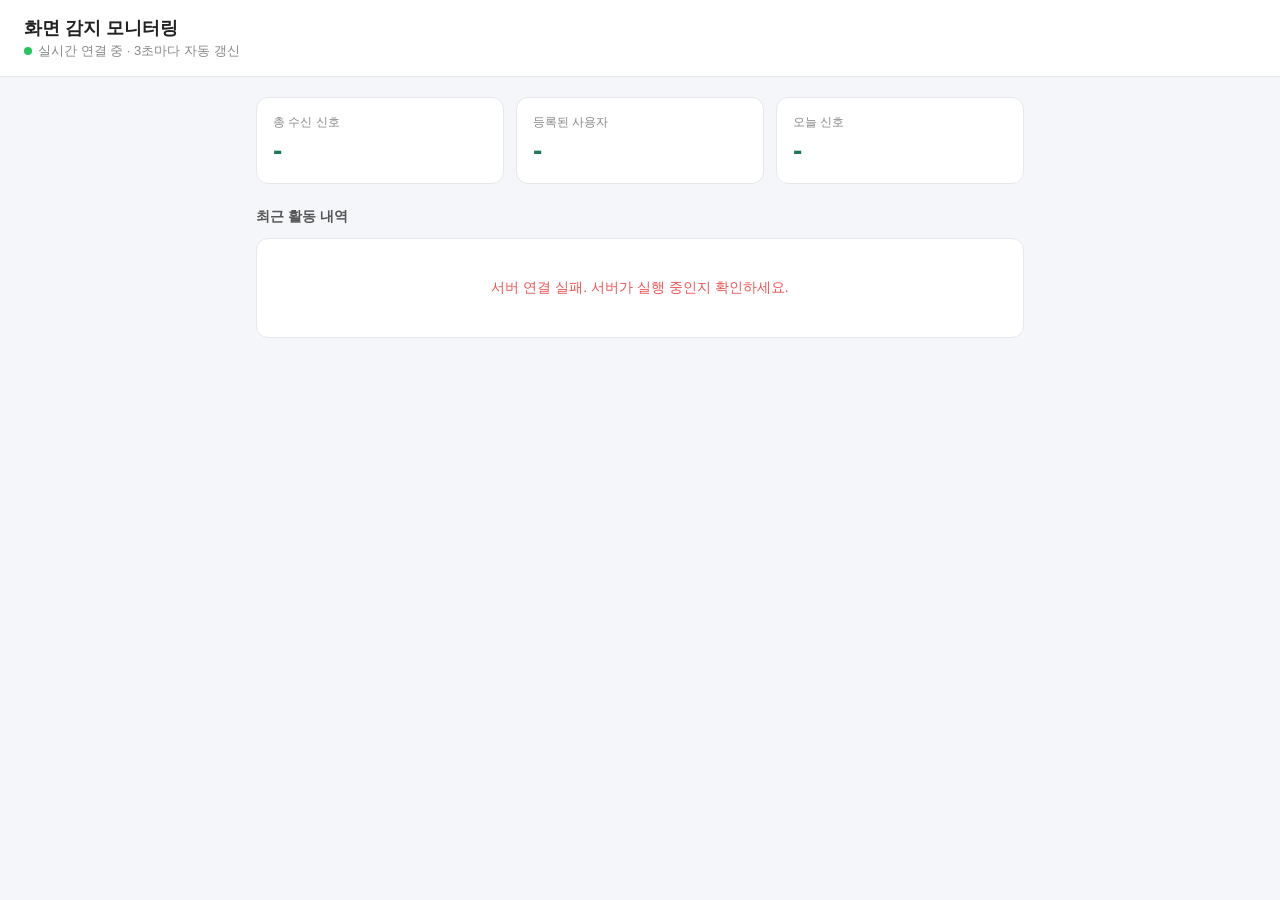
<file: dashboard/index.html>
<!DOCTYPE html>
<html lang="ko">
<head>
  <meta charset="UTF-8">
  <meta name="viewport" content="width=device-width, initial-scale=1.0">
  <title>화면 감지 모니터링</title>
  <style>
    * { box-sizing: border-box; margin: 0; padding: 0; }
    body { font-family: -apple-system, sans-serif; background: #f4f6f9; color: #222; }
    header { background: #fff; border-bottom: 1px solid #e5e7eb; padding: 16px 24px; }
    header h1 { font-size: 18px; font-weight: 600; }
    header p { font-size: 13px; color: #888; margin-top: 2px; }
    .container { max-width: 800px; margin: 0 auto; padding: 20px 16px; }
    .stats { display: grid; grid-template-columns: repeat(auto-fit, minmax(140px, 1fr)); gap: 12px; margin-bottom: 24px; }
    .stat { background: #fff; border-radius: 12px; padding: 16px; border: 1px solid #e5e7eb; }
    .stat-label { font-size: 12px; color: #888; margin-bottom: 4px; }
    .stat-value { font-size: 28px; font-weight: 600; color: #1a7a56; }
    .section-title { font-size: 14px; font-weight: 600; color: #555; margin-bottom: 12px; }
    .signal-card { background: #fff; border-radius: 12px; padding: 14px 16px; margin-bottom: 10px; border: 1px solid #e5e7eb; display: flex; align-items: center; gap: 14px; }
    .avatar { width: 42px; height: 42px; border-radius: 50%; background: #e0f2ea; display: flex; align-items: center; justify-content: center; font-size: 16px; font-weight: 600; color: #1a7a56; flex-shrink: 0; }
    .signal-info { flex: 1; }
    .signal-name { font-size: 15px; font-weight: 600; }
    .signal-meta { font-size: 12px; color: #888; margin-top: 2px; }
    .signal-time { font-size: 13px; color: #444; text-align: right; white-space: nowrap; }
    .badge { display: inline-block; background: #e0f2ea; color: #1a7a56; font-size: 11px; padding: 2px 8px; border-radius: 20px; margin-top: 4px; }
    .empty { text-align: center; padding: 40px; color: #aaa; font-size: 14px; background: #fff; border-radius: 12px; border: 1px solid #e5e7eb; }
    .dot { width: 8px; height: 8px; border-radius: 50%; background: #22c55e; display: inline-block; margin-right: 6px; animation: pulse 1.5s infinite; }
    @keyframes pulse { 0%,100%{opacity:1} 50%{opacity:0.4} }
  </style>
</head>
<body>
  <header>
    <h1>화면 감지 모니터링</h1>
    <p><span class="dot"></span>실시간 연결 중 · 3초마다 자동 갱신</p>
  </header>
  <div class="container">
    <div class="stats">
      <div class="stat">
        <div class="stat-label">총 수신 신호</div>
        <div class="stat-value" id="totalCount">-</div>
      </div>
      <div class="stat">
        <div class="stat-label">등록된 사용자</div>
        <div class="stat-value" id="userCount">-</div>
      </div>
      <div class="stat">
        <div class="stat-label">오늘 신호</div>
        <div class="stat-value" id="todayCount">-</div>
      </div>
    </div>
    <div class="section-title">최근 활동 내역</div>
    <div id="list"><div class="empty">신호를 기다리는 중...</div></div>
  </div>
  <script>
    // const SERVER = 'http://10.32.230.184:3000';  // Railway 배포 후엔 비워두면 같은 서버에서 가져옴
    const SERVER = 'https://senior-monitor01-production.up.railway.app';  // Railway


    function initials(name) {
      return name ? name[0] : '?';
    }

    function todaySignals(signals) {
      const today = new Date().toLocaleDateString('ko-KR');
      return signals.filter(s => s.screenOnTime && s.screenOnTime.startsWith(today)).length;
    }

    async function load() {
      try {
        const [sigRes, userRes] = await Promise.all([
          fetch(SERVER + '/signals'),
          fetch(SERVER + '/users')
        ]);
        const signals = await sigRes.json();
        const users = await userRes.json();

        document.getElementById('totalCount').textContent = signals.length;
        document.getElementById('userCount').textContent = Object.keys(users).length;
        document.getElementById('todayCount').textContent = todaySignals(signals);

        if (signals.length === 0) {
          document.getElementById('list').innerHTML = '<div class="empty">아직 수신된 신호가 없어요</div>';
          return;
        }

        document.getElementById('list').innerHTML = signals.map(s => `
          <div class="signal-card">
            <div class="avatar">${initials(s.name)}</div>
            <div class="signal-info">
              <div class="signal-name">${s.name}</div>
              <div class="signal-meta">${s.birthdate ? '생년월일 ' + s.birthdate + ' · ' : ''}${s.deviceModel}</div>
              <div class="badge">화면 켜짐</div>
            </div>
            <div class="signal-time">${s.screenOnTime}</div>
          </div>
        `).join('');
      } catch(e) {
        document.getElementById('list').innerHTML = '<div class="empty" style="color:#e55">서버 연결 실패. 서버가 실행 중인지 확인하세요.</div>';
      }
    }

    load();
    setInterval(load, 3000);
  </script>
</body>
</html>
</file>
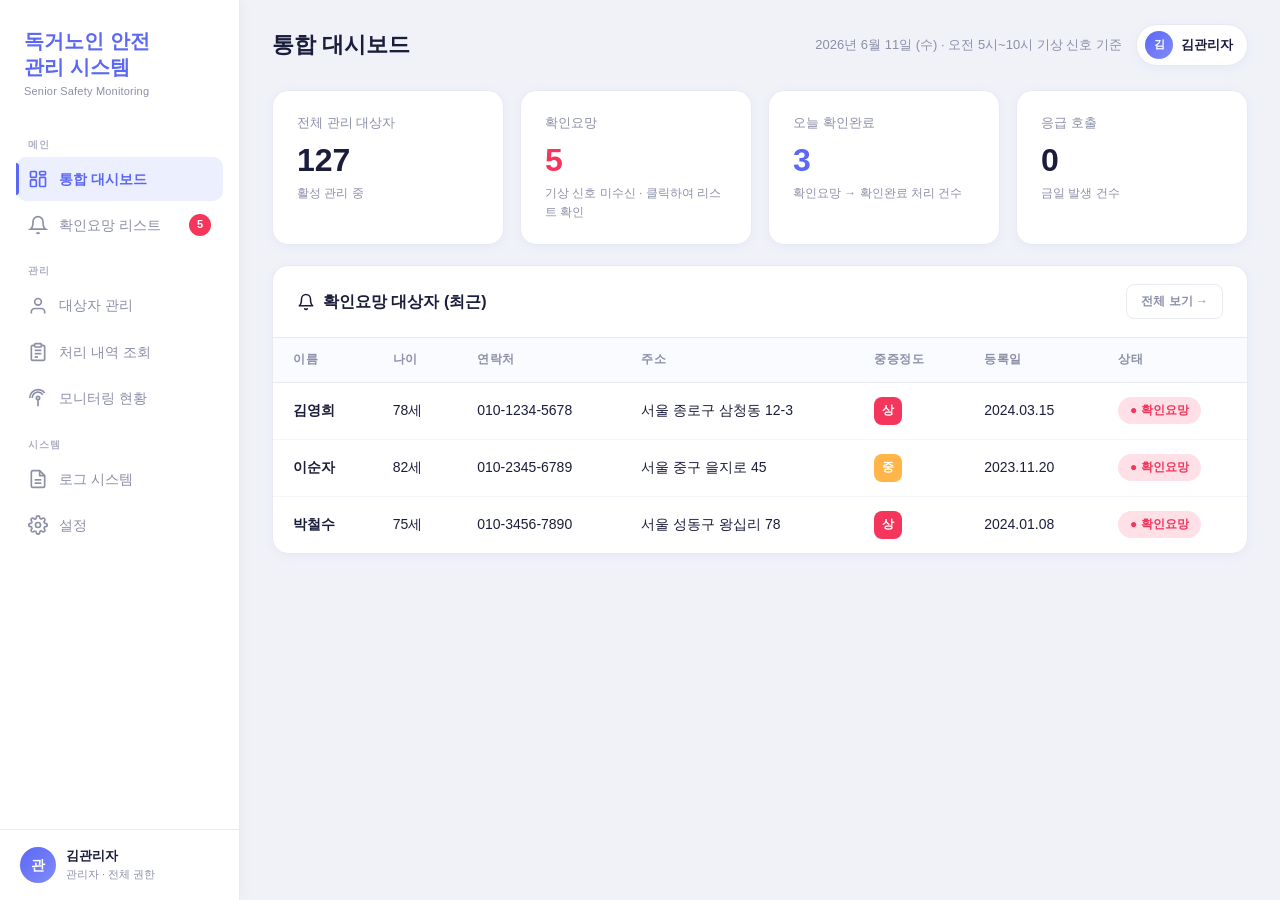
<file: server/src/main/resources/static/index.html>
<!DOCTYPE html>
<html lang="ko">
<head>
    <meta charset="UTF-8">
    <meta name="viewport" content="width=device-width, initial-scale=1.0">
    <title>독거노인 안전 관리 시스템</title>
    <link rel="stylesheet" href="common.css">
</head>
<body>
    <!-- Sidebar -->
    <nav class="sidebar">
        <div class="sidebar-header">
            <h1>독거노인 안전<br>관리 시스템</h1>
            <p>Senior Safety Monitoring</p>
        </div>
        <div class="sidebar-nav">
            <div class="nav-group">
                <div class="nav-group-label">메인</div>
                <a class="nav-item active" href="index.html">
                    <span class="icon"><svg width="20" height="20" fill="none" stroke="white" stroke-width="2" viewBox="0 0 24 24"><rect x="3" y="3" width="7" height="7" rx="1"/><rect x="14" y="3" width="7" height="4" rx="1"/><rect x="14" y="10" width="7" height="11" rx="1"/><rect x="3" y="13" width="7" height="8" rx="1"/></svg></span> 통합 대시보드
                </a>
                <a class="nav-item" href="alert-list.html">
                    <span class="icon"><svg width="20" height="20" fill="none" stroke="white" stroke-width="2" viewBox="0 0 24 24"><path d="M18 8A6 6 0 0 0 6 8c0 7-3 9-3 9h18s-3-2-3-9"/><path d="M13.73 21a2 2 0 0 1-3.46 0"/></svg></span> 확인요망 리스트
                    <span class="badge">5</span>
                </a>
            </div>
            <div class="nav-group">
                <div class="nav-group-label">관리</div>
                <a class="nav-item" href="seniors.html">
                    <span class="icon"><svg width="20" height="20" fill="none" stroke="white" stroke-width="2" viewBox="0 0 24 24"><path d="M20 21v-2a4 4 0 0 0-4-4H8a4 4 0 0 0-4 4v2"/><circle cx="12" cy="7" r="4"/></svg></span> 대상자 관리
                </a>
                <a class="nav-item" href="history.html">
                    <span class="icon"><svg width="20" height="20" fill="none" stroke="white" stroke-width="2" viewBox="0 0 24 24"><path d="M16 4h2a2 2 0 0 1 2 2v14a2 2 0 0 1-2 2H6a2 2 0 0 1-2-2V6a2 2 0 0 1 2-2h2"/><rect x="8" y="2" width="8" height="4" rx="1"/><line x1="8" y1="10" x2="16" y2="10"/><line x1="8" y1="14" x2="16" y2="14"/><line x1="8" y1="18" x2="12" y2="18"/></svg></span> 처리 내역 조회
                </a>
                <a class="nav-item" href="monitoring.html">
                    <span class="icon"><svg width="20" height="20" fill="none" stroke="white" stroke-width="2" viewBox="0 0 24 24"><path d="M2 12C2 6.5 6.5 2 12 2a10 10 0 0 1 8 4"/><path d="M5 12a7 7 0 0 1 7-7 7 7 0 0 1 5.7 3"/><circle cx="12" cy="12" r="2" fill="white"/><line x1="12" y1="14" x2="12" y2="22"/></svg></span> 모니터링 현황
                </a>
            </div>
            <div class="nav-group">
                <div class="nav-group-label">시스템</div>
                <a class="nav-item" href="logs.html">
                    <span class="icon"><svg width="20" height="20" fill="none" stroke="white" stroke-width="2" viewBox="0 0 24 24"><path d="M14 2H6a2 2 0 0 0-2 2v16a2 2 0 0 0 2 2h12a2 2 0 0 0 2-2V8z"/><polyline points="14 2 14 8 20 8"/><line x1="8" y1="13" x2="16" y2="13"/><line x1="8" y1="17" x2="16" y2="17"/></svg></span> 로그 시스템
                </a>
                <a class="nav-item" href="settings.html">
                    <span class="icon"><svg width="20" height="20" fill="none" stroke="white" stroke-width="2" viewBox="0 0 24 24"><circle cx="12" cy="12" r="3"/><path d="M19.4 15a1.65 1.65 0 0 0 .33 1.82l.06.06a2 2 0 0 1 0 2.83 2 2 0 0 1-2.83 0l-.06-.06a1.65 1.65 0 0 0-1.82-.33 1.65 1.65 0 0 0-1 1.51V21a2 2 0 0 1-2 2 2 2 0 0 1-2-2v-.09A1.65 1.65 0 0 0 9 19.4a1.65 1.65 0 0 0-1.82.33l-.06.06a2 2 0 0 1-2.83 0 2 2 0 0 1 0-2.83l.06-.06A1.65 1.65 0 0 0 4.68 15a1.65 1.65 0 0 0-1.51-1H3a2 2 0 0 1-2-2 2 2 0 0 1 2-2h.09A1.65 1.65 0 0 0 4.6 9a1.65 1.65 0 0 0-.33-1.82l-.06-.06a2 2 0 0 1 0-2.83 2 2 0 0 1 2.83 0l.06.06A1.65 1.65 0 0 0 9 4.68a1.65 1.65 0 0 0 1-1.51V3a2 2 0 0 1 2-2 2 2 0 0 1 2 2v.09a1.65 1.65 0 0 0 1 1.51 1.65 1.65 0 0 0 1.82-.33l.06-.06a2 2 0 0 1 2.83 0 2 2 0 0 1 0 2.83l-.06.06A1.65 1.65 0 0 0 19.4 9a1.65 1.65 0 0 0 1.51 1H21a2 2 0 0 1 2 2 2 2 0 0 1-2 2h-.09a1.65 1.65 0 0 0-1.51 1z"/></svg></span> 설정
                </a>
            </div>
        </div>
        <div class="sidebar-footer">
            <div class="avatar">관</div>
            <div class="user-info">
                <div class="name">김관리자</div>
                <div class="role">관리자 · 전체 권한</div>
            </div>
        </div>
    </nav>

    <!-- Main Content -->
    <div class="main">
        <div class="topbar">
            <div class="topbar-title">통합 대시보드</div>
            <div class="topbar-right">
                <span class="date-info">2026년 6월 11일 (수) · 오전 5시~10시 기상 신호 기준</span>
                <div class="topbar-user">
                    <div class="avatar">김</div>
                    김관리자
                </div>
            </div>
        </div>
        <div class="content">
            <!-- Summary Stats -->
            <div class="stat-grid">
                <div class="stat-card">
                    <div class="label">전체 관리 대상자</div>
                    <div class="value">127</div>
                    <div class="sub">활성 관리 중</div>
                </div>
                <div class="stat-card clickable" onclick="location.href='alert-list.html'">
                    <div class="label">확인요망</div>
                    <div class="value red">5</div>
                    <div class="sub">기상 신호 미수신 · 클릭하여 리스트 확인</div>
                </div>
                <div class="stat-card">
                    <div class="label">오늘 확인완료</div>
                    <div class="value blue">3</div>
                    <div class="sub">확인요망 → 확인완료 처리 건수</div>
                </div>
                <div class="stat-card">
                    <div class="label">응급 호출</div>
                    <div class="value">0</div>
                    <div class="sub">금일 발생 건수</div>
                </div>
            </div>

            <!-- Alert List Preview -->
            <div class="section-card">
                <div class="section-header">
                    <h2><svg width="18" height="18" fill="none" stroke="currentColor" stroke-width="2" stroke-linecap="round" stroke-linejoin="round" viewBox="0 0 24 24"><path d="M18 8A6 6 0 0 0 6 8c0 7-3 9-3 9h18s-3-2-3-9"/><path d="M13.73 21a2 2 0 0 1-3.46 0"/></svg> 확인요망 대상자 (최근)</h2>
                    <div class="actions">
                        <a href="alert-list.html" class="btn btn-outline btn-sm">전체 보기 →</a>
                    </div>
                </div>
                <table>
                    <thead>
                        <tr>
                            <th>이름</th>
                            <th>나이</th>
                            <th>연락처</th>
                            <th>주소</th>
                            <th>중증정도</th>
                            <th>등록일</th>
                            <th>상태</th>
                        </tr>
                    </thead>
                    <tbody>
                        <tr onclick="openDetailModal()">
                            <td><strong>김영희</strong></td>
                            <td>78세</td>
                            <td>010-1234-5678</td>
                            <td>서울 종로구 삼청동 12-3</td>
                            <td><span class="severity-badge high">상</span></td>
                            <td>2024.03.15</td>
                            <td><span class="badge-status danger">● 확인요망</span></td>
                        </tr>
                        <tr>
                            <td><strong>이순자</strong></td>
                            <td>82세</td>
                            <td>010-2345-6789</td>
                            <td>서울 중구 을지로 45</td>
                            <td><span class="severity-badge mid">중</span></td>
                            <td>2023.11.20</td>
                            <td><span class="badge-status danger">● 확인요망</span></td>
                        </tr>
                        <tr>
                            <td><strong>박철수</strong></td>
                            <td>75세</td>
                            <td>010-3456-7890</td>
                            <td>서울 성동구 왕십리 78</td>
                            <td><span class="severity-badge high">상</span></td>
                            <td>2024.01.08</td>
                            <td><span class="badge-status danger">● 확인요망</span></td>
                        </tr>
                    </tbody>
                </table>
            </div>
        </div>
    </div>

    <!-- Detail Modal -->
    <div class="modal-overlay" id="detailModal">
        <div class="modal">
            <div class="modal-header">
                <h3><svg width="18" height="18" fill="none" stroke="currentColor" stroke-width="2" stroke-linecap="round" stroke-linejoin="round" viewBox="0 0 24 24"><path d="M20 21v-2a4 4 0 0 0-4-4H8a4 4 0 0 0-4 4v2"/><circle cx="12" cy="7" r="4"/></svg> 대상자 상세 정보 — 김영희</h3>
                <button class="modal-close" onclick="closeDetailModal()">✕</button>
            </div>
            <div class="modal-body">
                <div class="detail-grid">
                    <div class="detail-item">
                        <div class="detail-label">관리 중요도</div>
                        <div class="detail-value"><span class="severity-badge high" style="display:inline-block;margin-right:6px;">상</span> 고위험</div>
                    </div>
                    <div class="detail-item">
                        <div class="detail-label">마지막 기상 신호</div>
                        <div class="detail-value" style="color:#EF4444;">2026.06.10 07:23 (어제)</div>
                    </div>
                    <div class="detail-item">
                        <div class="detail-label">연락처</div>
                        <div class="detail-value">010-1234-5678</div>
                    </div>
                    <div class="detail-item">
                        <div class="detail-label">주소</div>
                        <div class="detail-value">서울 종로구 삼청동 12-3</div>
                    </div>
                    <div class="detail-item">
                        <div class="detail-label">담당 주민센터</div>
                        <div class="detail-value">삼청동 주민센터</div>
                    </div>
                    <div class="detail-item">
                        <div class="detail-label">등록일</div>
                        <div class="detail-value">2024.03.15</div>
                    </div>
                </div>

                <h4 style="font-size:13px;font-weight:700;margin-bottom:12px;color:#1B2A4A;">최근 연락 이력 (날짜 선택 시 대화 메모 열람)</h4>
                <div style="display:grid;grid-template-columns:200px 1fr;gap:16px;">
                    <ul class="contact-list">
                        <li class="active"><span class="date">2026.06.10</span><span class="type">전화 통화</span></li>
                        <li><span class="date">2026.06.07</span><span class="type">방문 확인</span></li>
                        <li><span class="date">2026.06.03</span><span class="type">전화 통화</span></li>
                        <li><span class="date">2026.05.28</span><span class="type">안부 전화</span></li>
                    </ul>
                    <div class="memo-box">
                        <strong>2026.06.10 대화 메모</strong><br><br>
                        오전 10시 30분 전화 연결됨.<br>
                        "어제 저녁에 잠을 못 잤다"고 하심.<br>
                        식사는 하셨으나 약간 기운이 없다고 함.<br>
                        내일 주민센터 방문 예정이라 하심.<br><br>
                        <strong style="color:#EF4444;">특이사항:</strong> 수면 패턴 불규칙 — 지속 관찰 필요
                    </div>
                </div>
            </div>
            <div class="modal-footer">
                <button class="btn btn-danger" onclick="alert('응급 호출 완료\n\n관할 기관에 응급 호출이 전송되었습니다.\n(데모: 실제 발송되지 않음)')"><svg width="16" height="16" fill="none" stroke="currentColor" stroke-width="2" stroke-linecap="round" stroke-linejoin="round" viewBox="0 0 24 24"><path d="M10.29 3.86L1.82 18a2 2 0 0 0 1.71 3h16.94a2 2 0 0 0 1.71-3L13.71 3.86a2 2 0 0 0-3.42 0z"/><line x1="12" y1="9" x2="12" y2="13"/><line x1="12" y1="17" x2="12.01" y2="17"/></svg> 응급 호출</button>
                <button class="btn btn-primary" onclick="openConfirmModal()"><svg width="16" height="16" fill="none" stroke="currentColor" stroke-width="2" stroke-linecap="round" stroke-linejoin="round" viewBox="0 0 24 24"><path d="M22 11.08V12a10 10 0 1 1-5.93-9.14"/><polyline points="22 4 12 14.01 9 11.01"/></svg> 확인 처리</button>
            </div>
        </div>
    </div>

    <!-- Confirm Processing Modal -->
    <div class="modal-overlay" id="confirmModal">
        <div class="modal" style="max-width:520px;">
            <div class="modal-header">
                <h3><svg width="18" height="18" fill="none" stroke="currentColor" stroke-width="2" stroke-linecap="round" stroke-linejoin="round" viewBox="0 0 24 24"><path d="M22 11.08V12a10 10 0 1 1-5.93-9.14"/><polyline points="22 4 12 14.01 9 11.01"/></svg> 확인 처리 — 김영희</h3>
                <button class="modal-close" onclick="closeConfirmModal()">✕</button>
            </div>
            <div class="modal-body">
                <div class="form-grid">
                    <div class="form-group">
                        <label>확인 날짜</label>
                        <input type="date" value="2026-06-11">
                    </div>
                    <div class="form-group">
                        <label>확인 시간</label>
                        <input type="time" value="09:45">
                    </div>
                    <div class="form-group form-full">
                        <label>처리 상태</label>
                        <select>
                            <option>확인완료</option>
                            <option>확인요망 유지</option>
                            <option>응급 이관</option>
                        </select>
                    </div>
                    <div class="form-group form-full">
                        <label>확인 내용 (대화 메모)</label>
                        <textarea placeholder="전화 통화 결과 및 특이사항을 기록해주세요...&#10;&#10;예) 오전 9시 45분 전화 연결됨. 건강 상태 양호하다고 하심."></textarea>
                    </div>
                </div>
            </div>
            <div class="modal-footer">
                <button class="btn btn-outline" onclick="closeConfirmModal()">취소</button>
                <button class="btn btn-primary" onclick="alert('저장 완료!\nDB에 확인 처리 내역이 기록되었습니다.'); closeConfirmModal();">저장 (DB 기록)</button>
            </div>
        </div>
    </div>

    <script src="common.js"></script>
    <script>
        function openDetailModal() { document.getElementById('detailModal').classList.add('active'); }
        function closeDetailModal() { document.getElementById('detailModal').classList.remove('active'); }
        function openConfirmModal() {
            closeDetailModal();
            document.getElementById('confirmModal').classList.add('active');
        }
        function closeConfirmModal() { document.getElementById('confirmModal').classList.remove('active'); }
    </script>
</body>
</html>
</file>
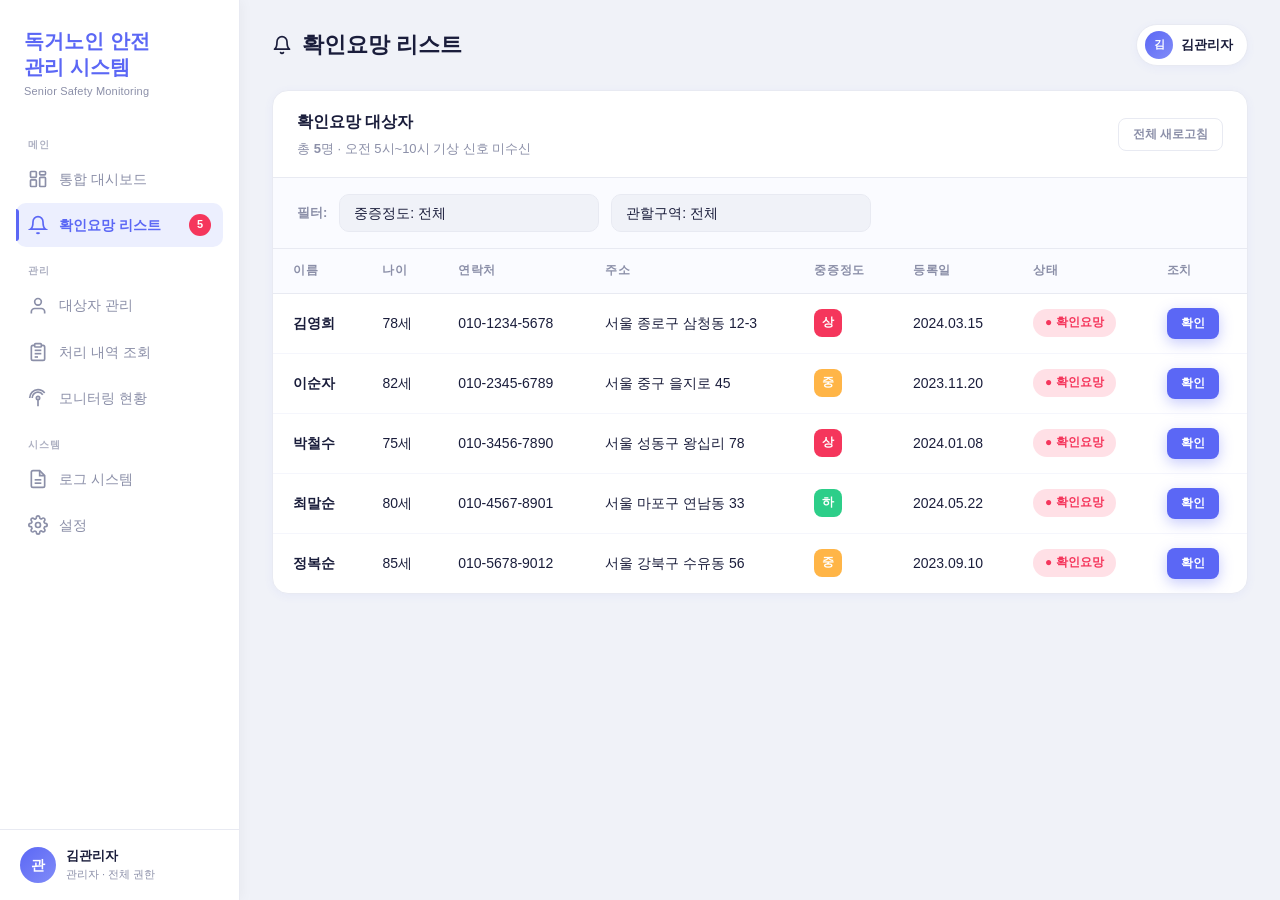
<file: dashboard/alert-list.html>
<!DOCTYPE html>
<html lang="ko">
<head>
    <meta charset="UTF-8">
    <meta name="viewport" content="width=device-width, initial-scale=1.0">
    <title>확인요망 리스트 - 독거노인 안전 관리 시스템</title>
    <link rel="stylesheet" href="common.css">
</head>
<body>
    <!-- Sidebar -->
    <nav class="sidebar">
        <div class="sidebar-header">
            <h1>독거노인 안전<br>관리 시스템</h1>
            <p>Senior Safety Monitoring</p>
        </div>
        <div class="sidebar-nav">
            <div class="nav-group">
                <div class="nav-group-label">메인</div>
                <a class="nav-item" href="index.html"><span class="icon"><svg width="20" height="20" fill="none" stroke="white" stroke-width="2" viewBox="0 0 24 24"><rect x="3" y="3" width="7" height="7" rx="1"/><rect x="14" y="3" width="7" height="4" rx="1"/><rect x="14" y="10" width="7" height="11" rx="1"/><rect x="3" y="13" width="7" height="8" rx="1"/></svg></span> 통합 대시보드</a>
                <a class="nav-item active" href="alert-list.html"><span class="icon"><svg width="20" height="20" fill="none" stroke="white" stroke-width="2" viewBox="0 0 24 24"><path d="M18 8A6 6 0 0 0 6 8c0 7-3 9-3 9h18s-3-2-3-9"/><path d="M13.73 21a2 2 0 0 1-3.46 0"/></svg></span> 확인요망 리스트<span class="badge">5</span></a>
            </div>
            <div class="nav-group">
                <div class="nav-group-label">관리</div>
                <a class="nav-item" href="seniors.html"><span class="icon"><svg width="20" height="20" fill="none" stroke="white" stroke-width="2" viewBox="0 0 24 24"><path d="M20 21v-2a4 4 0 0 0-4-4H8a4 4 0 0 0-4 4v2"/><circle cx="12" cy="7" r="4"/></svg></span> 대상자 관리</a>
                <a class="nav-item" href="history.html"><span class="icon"><svg width="20" height="20" fill="none" stroke="white" stroke-width="2" viewBox="0 0 24 24"><path d="M16 4h2a2 2 0 0 1 2 2v14a2 2 0 0 1-2 2H6a2 2 0 0 1-2-2V6a2 2 0 0 1 2-2h2"/><rect x="8" y="2" width="8" height="4" rx="1"/><line x1="8" y1="10" x2="16" y2="10"/><line x1="8" y1="14" x2="16" y2="14"/><line x1="8" y1="18" x2="12" y2="18"/></svg></span> 처리 내역 조회</a>
                <a class="nav-item" href="monitoring.html"><span class="icon"><svg width="20" height="20" fill="none" stroke="white" stroke-width="2" viewBox="0 0 24 24"><path d="M2 12C2 6.5 6.5 2 12 2a10 10 0 0 1 8 4"/><path d="M5 12a7 7 0 0 1 7-7 7 7 0 0 1 5.7 3"/><circle cx="12" cy="12" r="2" fill="white"/><line x1="12" y1="14" x2="12" y2="22"/></svg></span> 모니터링 현황</a>
            </div>
            <div class="nav-group">
                <div class="nav-group-label">시스템</div>
                <a class="nav-item" href="logs.html"><span class="icon"><svg width="20" height="20" fill="none" stroke="white" stroke-width="2" viewBox="0 0 24 24"><path d="M14 2H6a2 2 0 0 0-2 2v16a2 2 0 0 0 2 2h12a2 2 0 0 0 2-2V8z"/><polyline points="14 2 14 8 20 8"/><line x1="8" y1="13" x2="16" y2="13"/><line x1="8" y1="17" x2="16" y2="17"/></svg></span> 로그 시스템</a>
                <a class="nav-item" href="settings.html"><span class="icon"><svg width="20" height="20" fill="none" stroke="white" stroke-width="2" viewBox="0 0 24 24"><circle cx="12" cy="12" r="3"/><path d="M19.4 15a1.65 1.65 0 0 0 .33 1.82l.06.06a2 2 0 0 1 0 2.83 2 2 0 0 1-2.83 0l-.06-.06a1.65 1.65 0 0 0-1.82-.33 1.65 1.65 0 0 0-1 1.51V21a2 2 0 0 1-2 2 2 2 0 0 1-2-2v-.09A1.65 1.65 0 0 0 9 19.4a1.65 1.65 0 0 0-1.82.33l-.06.06a2 2 0 0 1-2.83 0 2 2 0 0 1 0-2.83l.06-.06A1.65 1.65 0 0 0 4.68 15a1.65 1.65 0 0 0-1.51-1H3a2 2 0 0 1-2-2 2 2 0 0 1 2-2h.09A1.65 1.65 0 0 0 4.6 9a1.65 1.65 0 0 0-.33-1.82l-.06-.06a2 2 0 0 1 0-2.83 2 2 0 0 1 2.83 0l.06.06A1.65 1.65 0 0 0 9 4.68a1.65 1.65 0 0 0 1-1.51V3a2 2 0 0 1 2-2 2 2 0 0 1 2 2v.09a1.65 1.65 0 0 0 1 1.51 1.65 1.65 0 0 0 1.82-.33l.06-.06a2 2 0 0 1 2.83 0 2 2 0 0 1 0 2.83l-.06.06A1.65 1.65 0 0 0 19.4 9a1.65 1.65 0 0 0 1.51 1H21a2 2 0 0 1 2 2 2 2 0 0 1-2 2h-.09a1.65 1.65 0 0 0-1.51 1z"/></svg></span> 설정</a>
            </div>
        </div>
        <div class="sidebar-footer">
            <div class="avatar">관</div>
            <div class="user-info">
                <div class="name">김관리자</div>
                <div class="role">관리자 · 전체 권한</div>
            </div>
        </div>
    </nav>

    <!-- Main -->
    <div class="main">
        <div class="topbar">
            <div class="topbar-title"><svg width="20" height="20" fill="none" stroke="currentColor" stroke-width="2" stroke-linecap="round" stroke-linejoin="round" viewBox="0 0 24 24"><path d="M18 8A6 6 0 0 0 6 8c0 7-3 9-3 9h18s-3-2-3-9"/><path d="M13.73 21a2 2 0 0 1-3.46 0"/></svg> 확인요망 리스트</div>
            <div class="topbar-right">
                <div class="topbar-user"><div class="avatar">김</div> 김관리자</div>
            </div>
        </div>
        <div class="content">
            <div class="section-card">
                <div class="section-header">
                    <div>
                        <h2>확인요망 대상자</h2>
                        <p class="total-count" style="margin-top:4px;">총 <strong>5</strong>명 · 오전 5시~10시 기상 신호 미수신</p>
                    </div>
                    <div class="actions">
                        <button class="btn btn-outline btn-sm">전체 새로고침</button>
                    </div>
                </div>
                <div class="filter-bar">
                    <span class="filter-label">필터:</span>
                    <select>
                        <option>중증정도: 전체</option>
                        <option>상</option>
                        <option>중</option>
                        <option>하</option>
                    </select>
                    <select>
                        <option>관할구역: 전체</option>
                        <option>종로구</option>
                        <option>중구</option>
                        <option>성동구</option>
                        <option>마포구</option>
                        <option>강북구</option>
                    </select>
                </div>
                <table>
                    <thead>
                        <tr>
                            <th>이름</th>
                            <th>나이</th>
                            <th>연락처</th>
                            <th>주소</th>
                            <th>중증정도</th>
                            <th>등록일</th>
                            <th>상태</th>
                            <th>조치</th>
                        </tr>
                    </thead>
                    <tbody>
                        <tr onclick="openDetailModal()">
                            <td><strong>김영희</strong></td>
                            <td>78세</td>
                            <td>010-1234-5678</td>
                            <td>서울 종로구 삼청동 12-3</td>
                            <td><span class="severity-badge high">상</span></td>
                            <td>2024.03.15</td>
                            <td><span class="badge-status danger">● 확인요망</span></td>
                            <td><button class="btn btn-primary btn-sm" onclick="event.stopPropagation(); openConfirmModal()">확인</button></td>
                        </tr>
                        <tr onclick="openDetailModal()">
                            <td><strong>이순자</strong></td>
                            <td>82세</td>
                            <td>010-2345-6789</td>
                            <td>서울 중구 을지로 45</td>
                            <td><span class="severity-badge mid">중</span></td>
                            <td>2023.11.20</td>
                            <td><span class="badge-status danger">● 확인요망</span></td>
                            <td><button class="btn btn-primary btn-sm" onclick="event.stopPropagation(); openConfirmModal()">확인</button></td>
                        </tr>
                        <tr onclick="openDetailModal()">
                            <td><strong>박철수</strong></td>
                            <td>75세</td>
                            <td>010-3456-7890</td>
                            <td>서울 성동구 왕십리 78</td>
                            <td><span class="severity-badge high">상</span></td>
                            <td>2024.01.08</td>
                            <td><span class="badge-status danger">● 확인요망</span></td>
                            <td><button class="btn btn-primary btn-sm" onclick="event.stopPropagation(); openConfirmModal()">확인</button></td>
                        </tr>
                        <tr onclick="openDetailModal()">
                            <td><strong>최말순</strong></td>
                            <td>80세</td>
                            <td>010-4567-8901</td>
                            <td>서울 마포구 연남동 33</td>
                            <td><span class="severity-badge low">하</span></td>
                            <td>2024.05.22</td>
                            <td><span class="badge-status danger">● 확인요망</span></td>
                            <td><button class="btn btn-primary btn-sm" onclick="event.stopPropagation(); openConfirmModal()">확인</button></td>
                        </tr>
                        <tr onclick="openDetailModal()">
                            <td><strong>정복순</strong></td>
                            <td>85세</td>
                            <td>010-5678-9012</td>
                            <td>서울 강북구 수유동 56</td>
                            <td><span class="severity-badge mid">중</span></td>
                            <td>2023.09.10</td>
                            <td><span class="badge-status danger">● 확인요망</span></td>
                            <td><button class="btn btn-primary btn-sm" onclick="event.stopPropagation(); openConfirmModal()">확인</button></td>
                        </tr>
                    </tbody>
                </table>
            </div>
        </div>
    </div>

    <!-- Detail Modal -->
    <div class="modal-overlay" id="detailModal">
        <div class="modal">
            <div class="modal-header">
                <h3><svg width="18" height="18" fill="none" stroke="currentColor" stroke-width="2" stroke-linecap="round" stroke-linejoin="round" viewBox="0 0 24 24"><path d="M20 21v-2a4 4 0 0 0-4-4H8a4 4 0 0 0-4 4v2"/><circle cx="12" cy="7" r="4"/></svg> 대상자 상세 정보 — 김영희</h3>
                <button class="modal-close" onclick="closeDetailModal()">✕</button>
            </div>
            <div class="modal-body">
                <div class="detail-grid">
                    <div class="detail-item">
                        <div class="detail-label">관리 중요도</div>
                        <div class="detail-value"><span class="severity-badge high" style="display:inline-block;margin-right:6px;">상</span> 고위험</div>
                    </div>
                    <div class="detail-item">
                        <div class="detail-label">마지막 기상 신호</div>
                        <div class="detail-value" style="color:#EF4444;">2026.06.10 07:23 (어제)</div>
                    </div>
                    <div class="detail-item">
                        <div class="detail-label">연락처</div>
                        <div class="detail-value">010-1234-5678</div>
                    </div>
                    <div class="detail-item">
                        <div class="detail-label">주소</div>
                        <div class="detail-value">서울 종로구 삼청동 12-3</div>
                    </div>
                    <div class="detail-item">
                        <div class="detail-label">담당 주민센터</div>
                        <div class="detail-value">삼청동 주민센터</div>
                    </div>
                    <div class="detail-item">
                        <div class="detail-label">등록일</div>
                        <div class="detail-value">2024.03.15</div>
                    </div>
                </div>
                <h4 style="font-size:13px;font-weight:700;margin-bottom:12px;color:#1B2A4A;">최근 연락 이력</h4>
                <div style="display:grid;grid-template-columns:200px 1fr;gap:16px;">
                    <ul class="contact-list">
                        <li class="active"><span class="date">2026.06.10</span><span class="type">전화 통화</span></li>
                        <li><span class="date">2026.06.07</span><span class="type">방문 확인</span></li>
                        <li><span class="date">2026.06.03</span><span class="type">전화 통화</span></li>
                        <li><span class="date">2026.05.28</span><span class="type">안부 전화</span></li>
                    </ul>
                    <div class="memo-box">
                        <strong>2026.06.10 대화 메모</strong><br><br>
                        오전 10시 30분 전화 연결됨.<br>
                        "어제 저녁에 잠을 못 잤다"고 하심.<br>
                        식사는 하셨으나 약간 기운이 없다고 함.<br>
                        내일 주민센터 방문 예정이라 하심.<br><br>
                        <strong style="color:#EF4444;">특이사항:</strong> 수면 패턴 불규칙 — 지속 관찰 필요
                    </div>
                </div>
            </div>
            <div class="modal-footer">
                <button class="btn btn-danger" onclick="alert('응급 호출 완료\n\n관할 기관에 응급 호출이 전송되었습니다.\n(데모: 실제 발송되지 않음)')"><svg width="16" height="16" fill="none" stroke="currentColor" stroke-width="2" stroke-linecap="round" stroke-linejoin="round" viewBox="0 0 24 24"><path d="M10.29 3.86L1.82 18a2 2 0 0 0 1.71 3h16.94a2 2 0 0 0 1.71-3L13.71 3.86a2 2 0 0 0-3.42 0z"/><line x1="12" y1="9" x2="12" y2="13"/><line x1="12" y1="17" x2="12.01" y2="17"/></svg> 응급 호출</button>
                <button class="btn btn-primary" onclick="closeDetailModal(); openConfirmModal();"><svg width="16" height="16" fill="none" stroke="currentColor" stroke-width="2" stroke-linecap="round" stroke-linejoin="round" viewBox="0 0 24 24"><path d="M22 11.08V12a10 10 0 1 1-5.93-9.14"/><polyline points="22 4 12 14.01 9 11.01"/></svg> 확인 처리</button>
            </div>
        </div>
    </div>

    <!-- Confirm Modal -->
    <div class="modal-overlay" id="confirmModal">
        <div class="modal" style="max-width:520px;">
            <div class="modal-header">
                <h3><svg width="18" height="18" fill="none" stroke="currentColor" stroke-width="2" stroke-linecap="round" stroke-linejoin="round" viewBox="0 0 24 24"><path d="M22 11.08V12a10 10 0 1 1-5.93-9.14"/><polyline points="22 4 12 14.01 9 11.01"/></svg> 확인 처리 — 김영희</h3>
                <button class="modal-close" onclick="closeConfirmModal()">✕</button>
            </div>
            <div class="modal-body">
                <div class="form-grid">
                    <div class="form-group">
                        <label>확인 날짜</label>
                        <input type="date" value="2026-06-11">
                    </div>
                    <div class="form-group">
                        <label>확인 시간</label>
                        <input type="time" value="09:45">
                    </div>
                    <div class="form-group form-full">
                        <label>처리 상태</label>
                        <select><option>확인완료</option><option>확인요망 유지</option><option>응급 이관</option></select>
                    </div>
                    <div class="form-group form-full">
                        <label>확인 내용 (대화 메모)</label>
                        <textarea placeholder="전화 통화 결과 및 특이사항을 기록해주세요..."></textarea>
                    </div>
                </div>
            </div>
            <div class="modal-footer">
                <button class="btn btn-outline" onclick="closeConfirmModal()">취소</button>
                <button class="btn btn-primary" onclick="alert('저장 완료! DB에 확인 처리 내역이 기록되었습니다.'); closeConfirmModal();">저장 (DB 기록)</button>
            </div>
        </div>
    </div>

    <script src="common.js"></script>
    <script>
        function openDetailModal() { document.getElementById('detailModal').classList.add('active'); }
        function closeDetailModal() { document.getElementById('detailModal').classList.remove('active'); }
        function openConfirmModal() { document.getElementById('confirmModal').classList.add('active'); }
        function closeConfirmModal() { document.getElementById('confirmModal').classList.remove('active'); }
    </script>
</body>
</html>
</file>
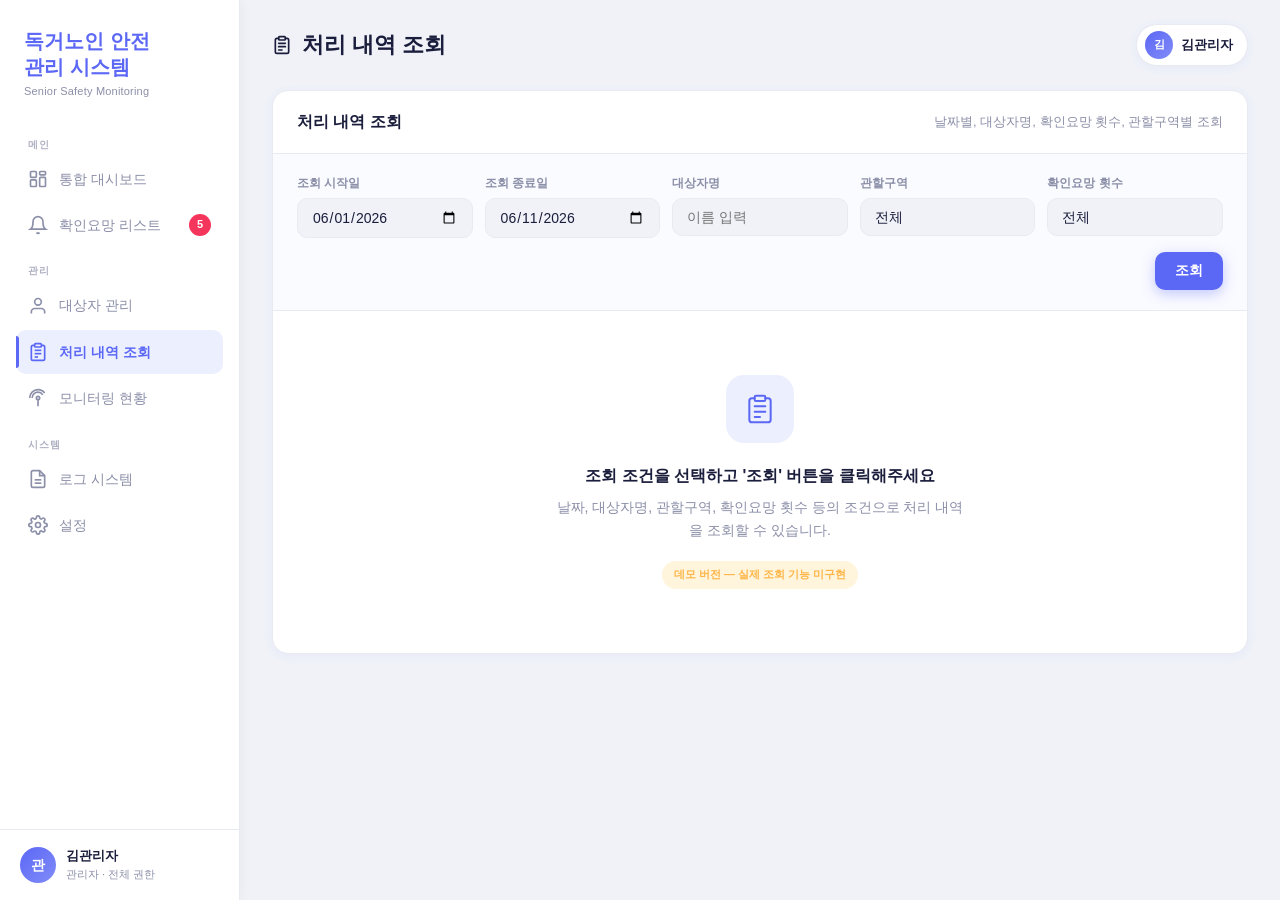
<file: dashboard/history.html>
<!DOCTYPE html>
<html lang="ko">
<head>
    <meta charset="UTF-8">
    <meta name="viewport" content="width=device-width, initial-scale=1.0">
    <title>처리 내역 조회 - 독거노인 안전 관리 시스템</title>
    <link rel="stylesheet" href="common.css">
</head>
<body>
    <nav class="sidebar">
        <div class="sidebar-header">
            <h1>독거노인 안전<br>관리 시스템</h1>
            <p>Senior Safety Monitoring</p>
        </div>
        <div class="sidebar-nav">
            <div class="nav-group">
                <div class="nav-group-label">메인</div>
                <a class="nav-item" href="index.html"><span class="icon"><svg width="20" height="20" fill="none" stroke="white" stroke-width="2" viewBox="0 0 24 24"><rect x="3" y="3" width="7" height="7" rx="1"/><rect x="14" y="3" width="7" height="4" rx="1"/><rect x="14" y="10" width="7" height="11" rx="1"/><rect x="3" y="13" width="7" height="8" rx="1"/></svg></span> 통합 대시보드</a>
                <a class="nav-item" href="alert-list.html"><span class="icon"><svg width="20" height="20" fill="none" stroke="white" stroke-width="2" viewBox="0 0 24 24"><path d="M18 8A6 6 0 0 0 6 8c0 7-3 9-3 9h18s-3-2-3-9"/><path d="M13.73 21a2 2 0 0 1-3.46 0"/></svg></span> 확인요망 리스트<span class="badge">5</span></a>
            </div>
            <div class="nav-group">
                <div class="nav-group-label">관리</div>
                <a class="nav-item" href="seniors.html"><span class="icon"><svg width="20" height="20" fill="none" stroke="white" stroke-width="2" viewBox="0 0 24 24"><path d="M20 21v-2a4 4 0 0 0-4-4H8a4 4 0 0 0-4 4v2"/><circle cx="12" cy="7" r="4"/></svg></span> 대상자 관리</a>
                <a class="nav-item active" href="history.html"><span class="icon"><svg width="20" height="20" fill="none" stroke="white" stroke-width="2" viewBox="0 0 24 24"><path d="M16 4h2a2 2 0 0 1 2 2v14a2 2 0 0 1-2 2H6a2 2 0 0 1-2-2V6a2 2 0 0 1 2-2h2"/><rect x="8" y="2" width="8" height="4" rx="1"/><line x1="8" y1="10" x2="16" y2="10"/><line x1="8" y1="14" x2="16" y2="14"/><line x1="8" y1="18" x2="12" y2="18"/></svg></span> 처리 내역 조회</a>
                <a class="nav-item" href="monitoring.html"><span class="icon"><svg width="20" height="20" fill="none" stroke="white" stroke-width="2" viewBox="0 0 24 24"><path d="M2 12C2 6.5 6.5 2 12 2a10 10 0 0 1 8 4"/><path d="M5 12a7 7 0 0 1 7-7 7 7 0 0 1 5.7 3"/><circle cx="12" cy="12" r="2" fill="white"/><line x1="12" y1="14" x2="12" y2="22"/></svg></span> 모니터링 현황</a>
            </div>
            <div class="nav-group">
                <div class="nav-group-label">시스템</div>
                <a class="nav-item" href="logs.html"><span class="icon"><svg width="20" height="20" fill="none" stroke="white" stroke-width="2" viewBox="0 0 24 24"><path d="M14 2H6a2 2 0 0 0-2 2v16a2 2 0 0 0 2 2h12a2 2 0 0 0 2-2V8z"/><polyline points="14 2 14 8 20 8"/><line x1="8" y1="13" x2="16" y2="13"/><line x1="8" y1="17" x2="16" y2="17"/></svg></span> 로그 시스템</a>
                <a class="nav-item" href="settings.html"><span class="icon"><svg width="20" height="20" fill="none" stroke="white" stroke-width="2" viewBox="0 0 24 24"><circle cx="12" cy="12" r="3"/><path d="M19.4 15a1.65 1.65 0 0 0 .33 1.82l.06.06a2 2 0 0 1 0 2.83 2 2 0 0 1-2.83 0l-.06-.06a1.65 1.65 0 0 0-1.82-.33 1.65 1.65 0 0 0-1 1.51V21a2 2 0 0 1-2 2 2 2 0 0 1-2-2v-.09A1.65 1.65 0 0 0 9 19.4a1.65 1.65 0 0 0-1.82.33l-.06.06a2 2 0 0 1-2.83 0 2 2 0 0 1 0-2.83l.06-.06A1.65 1.65 0 0 0 4.68 15a1.65 1.65 0 0 0-1.51-1H3a2 2 0 0 1-2-2 2 2 0 0 1 2-2h.09A1.65 1.65 0 0 0 4.6 9a1.65 1.65 0 0 0-.33-1.82l-.06-.06a2 2 0 0 1 0-2.83 2 2 0 0 1 2.83 0l.06.06A1.65 1.65 0 0 0 9 4.68a1.65 1.65 0 0 0 1-1.51V3a2 2 0 0 1 2-2 2 2 0 0 1 2 2v.09a1.65 1.65 0 0 0 1 1.51 1.65 1.65 0 0 0 1.82-.33l.06-.06a2 2 0 0 1 2.83 0 2 2 0 0 1 0 2.83l-.06.06A1.65 1.65 0 0 0 19.4 9a1.65 1.65 0 0 0 1.51 1H21a2 2 0 0 1 2 2 2 2 0 0 1-2 2h-.09a1.65 1.65 0 0 0-1.51 1z"/></svg></span> 설정</a>
            </div>
        </div>
        <div class="sidebar-footer">
            <div class="avatar">관</div>
            <div class="user-info">
                <div class="name">김관리자</div>
                <div class="role">관리자 · 전체 권한</div>
            </div>
        </div>
    </nav>

    <div class="main">
        <div class="topbar">
            <div class="topbar-title"><svg width="20" height="20" fill="none" stroke="currentColor" stroke-width="2" stroke-linecap="round" stroke-linejoin="round" viewBox="0 0 24 24"><path d="M16 4h2a2 2 0 0 1 2 2v14a2 2 0 0 1-2 2H6a2 2 0 0 1-2-2V6a2 2 0 0 1 2-2h2"/><rect x="8" y="2" width="8" height="4" rx="1"/><line x1="8" y1="10" x2="16" y2="10"/><line x1="8" y1="14" x2="16" y2="14"/><line x1="8" y1="18" x2="12" y2="18"/></svg> 처리 내역 조회</div>
            <div class="topbar-right">
                <div class="topbar-user"><div class="avatar">김</div> 김관리자</div>
            </div>
        </div>
        <div class="content">
            <div class="section-card">
                <div class="section-header">
                    <h2>처리 내역 조회</h2>
                    <p>날짜별, 대상자명, 확인요망 횟수, 관할구역별 조회</p>
                </div>
                <div class="filter-panel">
                    <div class="filter-grid">
                        <div class="filter-group">
                            <label>조회 시작일</label>
                            <input type="date" value="2026-06-01">
                        </div>
                        <div class="filter-group">
                            <label>조회 종료일</label>
                            <input type="date" value="2026-06-11">
                        </div>
                        <div class="filter-group">
                            <label>대상자명</label>
                            <input type="text" placeholder="이름 입력">
                        </div>
                        <div class="filter-group">
                            <label>관할구역</label>
                            <select>
                                <option>전체</option>
                                <option>종로구</option>
                                <option>중구</option>
                                <option>성동구</option>
                                <option>마포구</option>
                                <option>강북구</option>
                            </select>
                        </div>
                        <div class="filter-group">
                            <label>확인요망 횟수</label>
                            <select>
                                <option>전체</option>
                                <option>3회 이상</option>
                                <option>5회 이상</option>
                                <option>10회 이상</option>
                            </select>
                        </div>
                    </div>
                    <div class="filter-actions">
                        <button class="btn btn-primary" onclick="alert('데모 버전: 실제 조회 기능이 구현되지 않았습니다.')">조회</button>
                    </div>
                </div>
                <div class="empty-state">
                    <div class="empty-icon"><svg width="32" height="32" fill="none" stroke="currentColor" stroke-width="1.5" stroke-linecap="round" stroke-linejoin="round" viewBox="0 0 24 24"><path d="M16 4h2a2 2 0 0 1 2 2v14a2 2 0 0 1-2 2H6a2 2 0 0 1-2-2V6a2 2 0 0 1 2-2h2"/><rect x="8" y="2" width="8" height="4" rx="1"/><line x1="8" y1="10" x2="16" y2="10"/><line x1="8" y1="14" x2="16" y2="14"/><line x1="8" y1="18" x2="12" y2="18"/></svg></div>
                    <h3>조회 조건을 선택하고 '조회' 버튼을 클릭해주세요</h3>
                    <p>날짜, 대상자명, 관할구역, 확인요망 횟수 등의 조건으로 처리 내역을 조회할 수 있습니다.</p>
                    <span class="demo-badge">데모 버전 — 실제 조회 기능 미구현</span>
                </div>
            </div>
        </div>
    </div>
    <script src="common.js"></script>
</body>
</html>
</file>
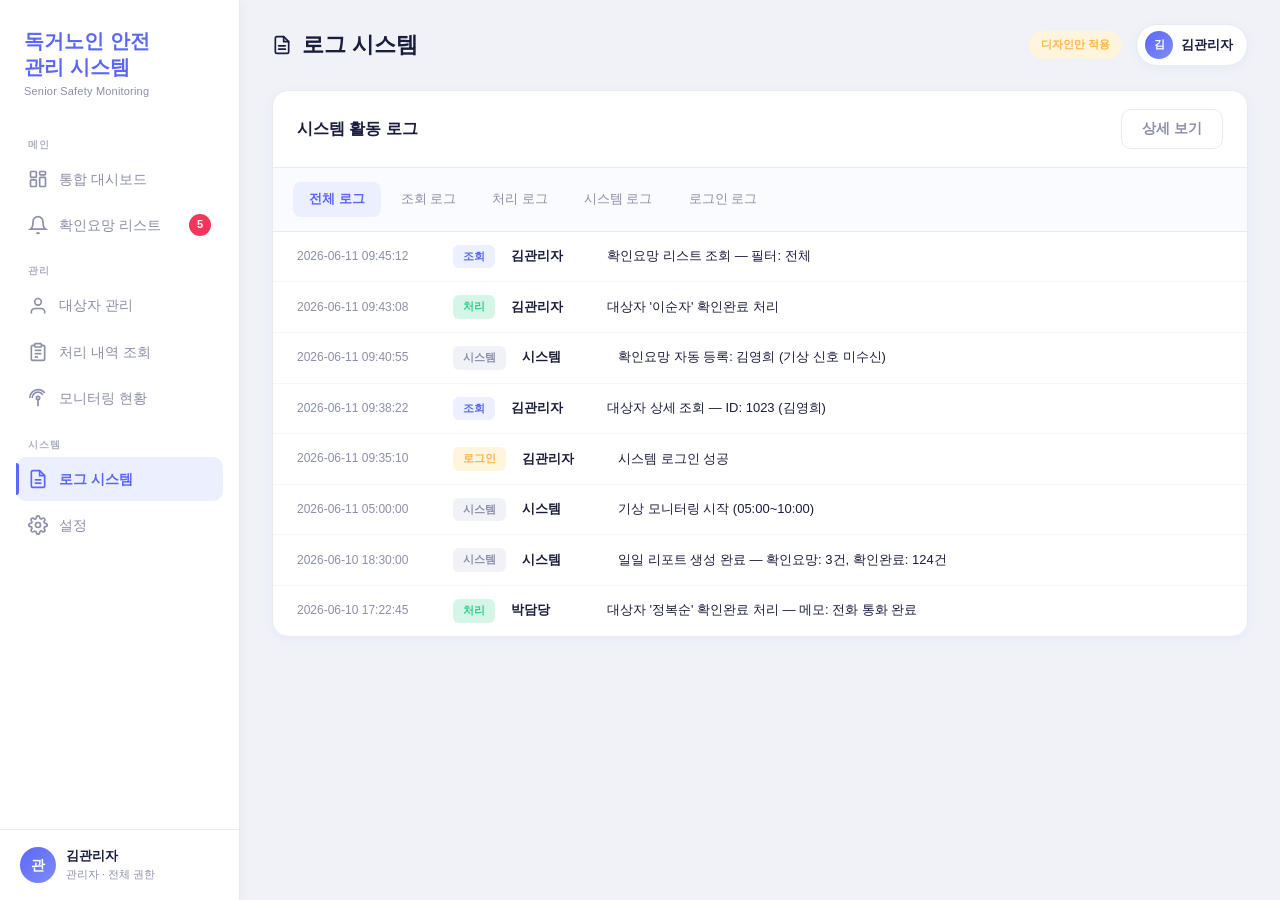
<file: dashboard/logs.html>
<!DOCTYPE html>
<html lang="ko">
<head>
    <meta charset="UTF-8">
    <meta name="viewport" content="width=device-width, initial-scale=1.0">
    <title>로그 시스템 - 독거노인 안전 관리 시스템</title>
    <link rel="stylesheet" href="common.css">
</head>
<body>
    <nav class="sidebar">
        <div class="sidebar-header">
            <h1>독거노인 안전<br>관리 시스템</h1>
            <p>Senior Safety Monitoring</p>
        </div>
        <div class="sidebar-nav">
            <div class="nav-group">
                <div class="nav-group-label">메인</div>
                <a class="nav-item" href="index.html"><span class="icon"><svg width="20" height="20" fill="none" stroke="white" stroke-width="2" viewBox="0 0 24 24"><rect x="3" y="3" width="7" height="7" rx="1"/><rect x="14" y="3" width="7" height="4" rx="1"/><rect x="14" y="10" width="7" height="11" rx="1"/><rect x="3" y="13" width="7" height="8" rx="1"/></svg></span> 통합 대시보드</a>
                <a class="nav-item" href="alert-list.html"><span class="icon"><svg width="20" height="20" fill="none" stroke="white" stroke-width="2" viewBox="0 0 24 24"><path d="M18 8A6 6 0 0 0 6 8c0 7-3 9-3 9h18s-3-2-3-9"/><path d="M13.73 21a2 2 0 0 1-3.46 0"/></svg></span> 확인요망 리스트<span class="badge">5</span></a>
            </div>
            <div class="nav-group">
                <div class="nav-group-label">관리</div>
                <a class="nav-item" href="seniors.html"><span class="icon"><svg width="20" height="20" fill="none" stroke="white" stroke-width="2" viewBox="0 0 24 24"><path d="M20 21v-2a4 4 0 0 0-4-4H8a4 4 0 0 0-4 4v2"/><circle cx="12" cy="7" r="4"/></svg></span> 대상자 관리</a>
                <a class="nav-item" href="history.html"><span class="icon"><svg width="20" height="20" fill="none" stroke="white" stroke-width="2" viewBox="0 0 24 24"><path d="M16 4h2a2 2 0 0 1 2 2v14a2 2 0 0 1-2 2H6a2 2 0 0 1-2-2V6a2 2 0 0 1 2-2h2"/><rect x="8" y="2" width="8" height="4" rx="1"/><line x1="8" y1="10" x2="16" y2="10"/><line x1="8" y1="14" x2="16" y2="14"/><line x1="8" y1="18" x2="12" y2="18"/></svg></span> 처리 내역 조회</a>
                <a class="nav-item" href="monitoring.html"><span class="icon"><svg width="20" height="20" fill="none" stroke="white" stroke-width="2" viewBox="0 0 24 24"><path d="M2 12C2 6.5 6.5 2 12 2a10 10 0 0 1 8 4"/><path d="M5 12a7 7 0 0 1 7-7 7 7 0 0 1 5.7 3"/><circle cx="12" cy="12" r="2" fill="white"/><line x1="12" y1="14" x2="12" y2="22"/></svg></span> 모니터링 현황</a>
            </div>
            <div class="nav-group">
                <div class="nav-group-label">시스템</div>
                <a class="nav-item active" href="logs.html"><span class="icon"><svg width="20" height="20" fill="none" stroke="white" stroke-width="2" viewBox="0 0 24 24"><path d="M14 2H6a2 2 0 0 0-2 2v16a2 2 0 0 0 2 2h12a2 2 0 0 0 2-2V8z"/><polyline points="14 2 14 8 20 8"/><line x1="8" y1="13" x2="16" y2="13"/><line x1="8" y1="17" x2="16" y2="17"/></svg></span> 로그 시스템</a>
                <a class="nav-item" href="settings.html"><span class="icon"><svg width="20" height="20" fill="none" stroke="white" stroke-width="2" viewBox="0 0 24 24"><circle cx="12" cy="12" r="3"/><path d="M19.4 15a1.65 1.65 0 0 0 .33 1.82l.06.06a2 2 0 0 1 0 2.83 2 2 0 0 1-2.83 0l-.06-.06a1.65 1.65 0 0 0-1.82-.33 1.65 1.65 0 0 0-1 1.51V21a2 2 0 0 1-2 2 2 2 0 0 1-2-2v-.09A1.65 1.65 0 0 0 9 19.4a1.65 1.65 0 0 0-1.82.33l-.06.06a2 2 0 0 1-2.83 0 2 2 0 0 1 0-2.83l.06-.06A1.65 1.65 0 0 0 4.68 15a1.65 1.65 0 0 0-1.51-1H3a2 2 0 0 1-2-2 2 2 0 0 1 2-2h.09A1.65 1.65 0 0 0 4.6 9a1.65 1.65 0 0 0-.33-1.82l-.06-.06a2 2 0 0 1 0-2.83 2 2 0 0 1 2.83 0l.06.06A1.65 1.65 0 0 0 9 4.68a1.65 1.65 0 0 0 1-1.51V3a2 2 0 0 1 2-2 2 2 0 0 1 2 2v.09a1.65 1.65 0 0 0 1 1.51 1.65 1.65 0 0 0 1.82-.33l.06-.06a2 2 0 0 1 2.83 0 2 2 0 0 1 0 2.83l-.06.06A1.65 1.65 0 0 0 19.4 9a1.65 1.65 0 0 0 1.51 1H21a2 2 0 0 1 2 2 2 2 0 0 1-2 2h-.09a1.65 1.65 0 0 0-1.51 1z"/></svg></span> 설정</a>
            </div>
        </div>
        <div class="sidebar-footer">
            <div class="avatar">관</div>
            <div class="user-info">
                <div class="name">김관리자</div>
                <div class="role">관리자 · 전체 권한</div>
            </div>
        </div>
    </nav>

    <div class="main">
        <div class="topbar">
            <div class="topbar-title"><svg width="20" height="20" fill="none" stroke="currentColor" stroke-width="2" stroke-linecap="round" stroke-linejoin="round" viewBox="0 0 24 24"><path d="M14 2H6a2 2 0 0 0-2 2v16a2 2 0 0 0 2 2h12a2 2 0 0 0 2-2V8z"/><polyline points="14 2 14 8 20 8"/><line x1="16" y1="13" x2="8" y2="13"/><line x1="16" y1="17" x2="8" y2="17"/></svg> 로그 시스템</div>
            <div class="topbar-right">
                <span class="demo-badge">디자인만 적용</span>
                <div class="topbar-user"><div class="avatar">김</div> 김관리자</div>
            </div>
        </div>
        <div class="content">
            <div class="section-card">
                <div class="section-header">
                    <h2>시스템 활동 로그</h2>
                    <button class="btn btn-outline" onclick="alert('로그 상세 보기\n\n(디자인만 적용 — 실제 기능 미구현)')">상세 보기</button>
                </div>
                <div class="filter-tabs">
                    <span class="tab active">전체 로그</span>
                    <span class="tab">조회 로그</span>
                    <span class="tab">처리 로그</span>
                    <span class="tab">시스템 로그</span>
                    <span class="tab">로그인 로그</span>
                </div>
                <div class="log-list">
                    <div class="log-item">
                        <span class="log-time">2026-06-11 09:45:12</span>
                        <span class="log-type query">조회</span>
                        <span class="log-user">김관리자</span>
                        <span class="log-message">확인요망 리스트 조회 — 필터: 전체</span>
                    </div>
                    <div class="log-item">
                        <span class="log-time">2026-06-11 09:43:08</span>
                        <span class="log-type action">처리</span>
                        <span class="log-user">김관리자</span>
                        <span class="log-message">대상자 '이순자' 확인완료 처리</span>
                    </div>
                    <div class="log-item">
                        <span class="log-time">2026-06-11 09:40:55</span>
                        <span class="log-type system">시스템</span>
                        <span class="log-user">시스템</span>
                        <span class="log-message">확인요망 자동 등록: 김영희 (기상 신호 미수신)</span>
                    </div>
                    <div class="log-item">
                        <span class="log-time">2026-06-11 09:38:22</span>
                        <span class="log-type query">조회</span>
                        <span class="log-user">김관리자</span>
                        <span class="log-message">대상자 상세 조회 — ID: 1023 (김영희)</span>
                    </div>
                    <div class="log-item">
                        <span class="log-time">2026-06-11 09:35:10</span>
                        <span class="log-type login">로그인</span>
                        <span class="log-user">김관리자</span>
                        <span class="log-message">시스템 로그인 성공</span>
                    </div>
                    <div class="log-item">
                        <span class="log-time">2026-06-11 05:00:00</span>
                        <span class="log-type system">시스템</span>
                        <span class="log-user">시스템</span>
                        <span class="log-message">기상 모니터링 시작 (05:00~10:00)</span>
                    </div>
                    <div class="log-item">
                        <span class="log-time">2026-06-10 18:30:00</span>
                        <span class="log-type system">시스템</span>
                        <span class="log-user">시스템</span>
                        <span class="log-message">일일 리포트 생성 완료 — 확인요망: 3건, 확인완료: 124건</span>
                    </div>
                    <div class="log-item">
                        <span class="log-time">2026-06-10 17:22:45</span>
                        <span class="log-type action">처리</span>
                        <span class="log-user">박담당</span>
                        <span class="log-message">대상자 '정복순' 확인완료 처리 — 메모: 전화 통화 완료</span>
                    </div>
                </div>
            </div>
        </div>
    </div>
    <script src="common.js"></script>
</body>
</html>
</file>
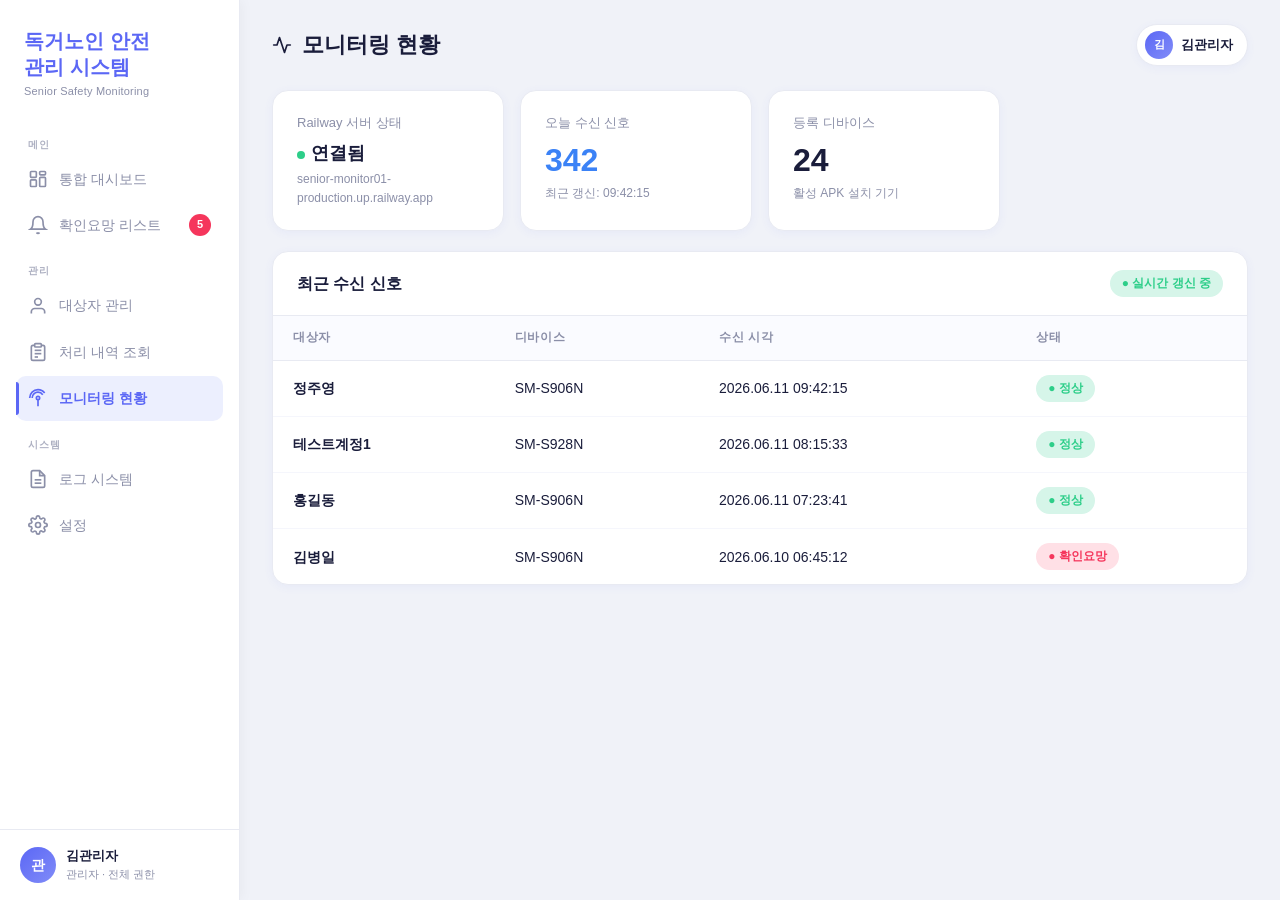
<file: dashboard/monitoring.html>
<!DOCTYPE html>
<html lang="ko">
<head>
    <meta charset="UTF-8">
    <meta name="viewport" content="width=device-width, initial-scale=1.0">
    <title>모니터링 현황 - 독거노인 안전 관리 시스템</title>
    <link rel="stylesheet" href="common.css">
</head>
<body>
    <nav class="sidebar">
        <div class="sidebar-header">
            <h1>독거노인 안전<br>관리 시스템</h1>
            <p>Senior Safety Monitoring</p>
        </div>
        <div class="sidebar-nav">
            <div class="nav-group">
                <div class="nav-group-label">메인</div>
                <a class="nav-item" href="index.html"><span class="icon"><svg width="20" height="20" fill="none" stroke="white" stroke-width="2" viewBox="0 0 24 24"><rect x="3" y="3" width="7" height="7" rx="1"/><rect x="14" y="3" width="7" height="4" rx="1"/><rect x="14" y="10" width="7" height="11" rx="1"/><rect x="3" y="13" width="7" height="8" rx="1"/></svg></span> 통합 대시보드</a>
                <a class="nav-item" href="alert-list.html"><span class="icon"><svg width="20" height="20" fill="none" stroke="white" stroke-width="2" viewBox="0 0 24 24"><path d="M18 8A6 6 0 0 0 6 8c0 7-3 9-3 9h18s-3-2-3-9"/><path d="M13.73 21a2 2 0 0 1-3.46 0"/></svg></span> 확인요망 리스트<span class="badge">5</span></a>
            </div>
            <div class="nav-group">
                <div class="nav-group-label">관리</div>
                <a class="nav-item" href="seniors.html"><span class="icon"><svg width="20" height="20" fill="none" stroke="white" stroke-width="2" viewBox="0 0 24 24"><path d="M20 21v-2a4 4 0 0 0-4-4H8a4 4 0 0 0-4 4v2"/><circle cx="12" cy="7" r="4"/></svg></span> 대상자 관리</a>
                <a class="nav-item" href="history.html"><span class="icon"><svg width="20" height="20" fill="none" stroke="white" stroke-width="2" viewBox="0 0 24 24"><path d="M16 4h2a2 2 0 0 1 2 2v14a2 2 0 0 1-2 2H6a2 2 0 0 1-2-2V6a2 2 0 0 1 2-2h2"/><rect x="8" y="2" width="8" height="4" rx="1"/><line x1="8" y1="10" x2="16" y2="10"/><line x1="8" y1="14" x2="16" y2="14"/><line x1="8" y1="18" x2="12" y2="18"/></svg></span> 처리 내역 조회</a>
                <a class="nav-item active" href="monitoring.html"><span class="icon"><svg width="20" height="20" fill="none" stroke="white" stroke-width="2" viewBox="0 0 24 24"><path d="M2 12C2 6.5 6.5 2 12 2a10 10 0 0 1 8 4"/><path d="M5 12a7 7 0 0 1 7-7 7 7 0 0 1 5.7 3"/><circle cx="12" cy="12" r="2" fill="white"/><line x1="12" y1="14" x2="12" y2="22"/></svg></span> 모니터링 현황</a>
            </div>
            <div class="nav-group">
                <div class="nav-group-label">시스템</div>
                <a class="nav-item" href="logs.html"><span class="icon"><svg width="20" height="20" fill="none" stroke="white" stroke-width="2" viewBox="0 0 24 24"><path d="M14 2H6a2 2 0 0 0-2 2v16a2 2 0 0 0 2 2h12a2 2 0 0 0 2-2V8z"/><polyline points="14 2 14 8 20 8"/><line x1="8" y1="13" x2="16" y2="13"/><line x1="8" y1="17" x2="16" y2="17"/></svg></span> 로그 시스템</a>
                <a class="nav-item" href="settings.html"><span class="icon"><svg width="20" height="20" fill="none" stroke="white" stroke-width="2" viewBox="0 0 24 24"><circle cx="12" cy="12" r="3"/><path d="M19.4 15a1.65 1.65 0 0 0 .33 1.82l.06.06a2 2 0 0 1 0 2.83 2 2 0 0 1-2.83 0l-.06-.06a1.65 1.65 0 0 0-1.82-.33 1.65 1.65 0 0 0-1 1.51V21a2 2 0 0 1-2 2 2 2 0 0 1-2-2v-.09A1.65 1.65 0 0 0 9 19.4a1.65 1.65 0 0 0-1.82.33l-.06.06a2 2 0 0 1-2.83 0 2 2 0 0 1 0-2.83l.06-.06A1.65 1.65 0 0 0 4.68 15a1.65 1.65 0 0 0-1.51-1H3a2 2 0 0 1-2-2 2 2 0 0 1 2-2h.09A1.65 1.65 0 0 0 4.6 9a1.65 1.65 0 0 0-.33-1.82l-.06-.06a2 2 0 0 1 0-2.83 2 2 0 0 1 2.83 0l.06.06A1.65 1.65 0 0 0 9 4.68a1.65 1.65 0 0 0 1-1.51V3a2 2 0 0 1 2-2 2 2 0 0 1 2 2v.09a1.65 1.65 0 0 0 1 1.51 1.65 1.65 0 0 0 1.82-.33l.06-.06a2 2 0 0 1 2.83 0 2 2 0 0 1 0 2.83l-.06.06A1.65 1.65 0 0 0 19.4 9a1.65 1.65 0 0 0 1.51 1H21a2 2 0 0 1 2 2 2 2 0 0 1-2 2h-.09a1.65 1.65 0 0 0-1.51 1z"/></svg></span> 설정</a>
            </div>
        </div>
        <div class="sidebar-footer">
            <div class="avatar">관</div>
            <div class="user-info">
                <div class="name">김관리자</div>
                <div class="role">관리자 · 전체 권한</div>
            </div>
        </div>
    </nav>

    <div class="main">
        <div class="topbar">
            <div class="topbar-title"><svg width="20" height="20" fill="none" stroke="currentColor" stroke-width="2" stroke-linecap="round" stroke-linejoin="round" viewBox="0 0 24 24"><polyline points="22 12 18 12 15 21 9 3 6 12 2 12"/></svg> 모니터링 현황</div>
            <div class="topbar-right">
                <div class="topbar-user"><div class="avatar">김</div> 김관리자</div>
            </div>
        </div>
        <div class="content">
            <div class="stat-grid">
                <div class="stat-card">
                    <div class="label">Railway 서버 상태</div>
                    <div class="value" style="font-size:18px;"><span class="status-dot"></span>연결됨</div>
                    <div class="sub">senior-monitor01-production.up.railway.app</div>
                </div>
                <div class="stat-card">
                    <div class="label">오늘 수신 신호</div>
                    <div class="value" style="color:#3B82F6;">342</div>
                    <div class="sub">최근 갱신: 09:42:15</div>
                </div>
                <div class="stat-card">
                    <div class="label">등록 디바이스</div>
                    <div class="value">24</div>
                    <div class="sub">활성 APK 설치 기기</div>
                </div>
            </div>

            <div class="section-card">
                <div class="section-header">
                    <h2>최근 수신 신호</h2>
                    <span class="live-badge">● 실시간 갱신 중</span>
                </div>
                <table>
                    <thead>
                        <tr>
                            <th>대상자</th>
                            <th>디바이스</th>
                            <th>수신 시각</th>
                            <th>상태</th>
                        </tr>
                    </thead>
                    <tbody>
                        <tr>
                            <td><strong>정주영</strong></td>
                            <td>SM-S906N</td>
                            <td>2026.06.11 09:42:15</td>
                            <td><span class="badge-status success">● 정상</span></td>
                        </tr>
                        <tr>
                            <td><strong>테스트계정1</strong></td>
                            <td>SM-S928N</td>
                            <td>2026.06.11 08:15:33</td>
                            <td><span class="badge-status success">● 정상</span></td>
                        </tr>
                        <tr>
                            <td><strong>홍길동</strong></td>
                            <td>SM-S906N</td>
                            <td>2026.06.11 07:23:41</td>
                            <td><span class="badge-status success">● 정상</span></td>
                        </tr>
                        <tr>
                            <td><strong>김병일</strong></td>
                            <td>SM-S906N</td>
                            <td>2026.06.10 06:45:12</td>
                            <td><span class="badge-status danger">● 확인요망</span></td>
                        </tr>
                    </tbody>
                </table>
            </div>
        </div>
    </div>
    <script src="common.js"></script>
</body>
</html>
</file>
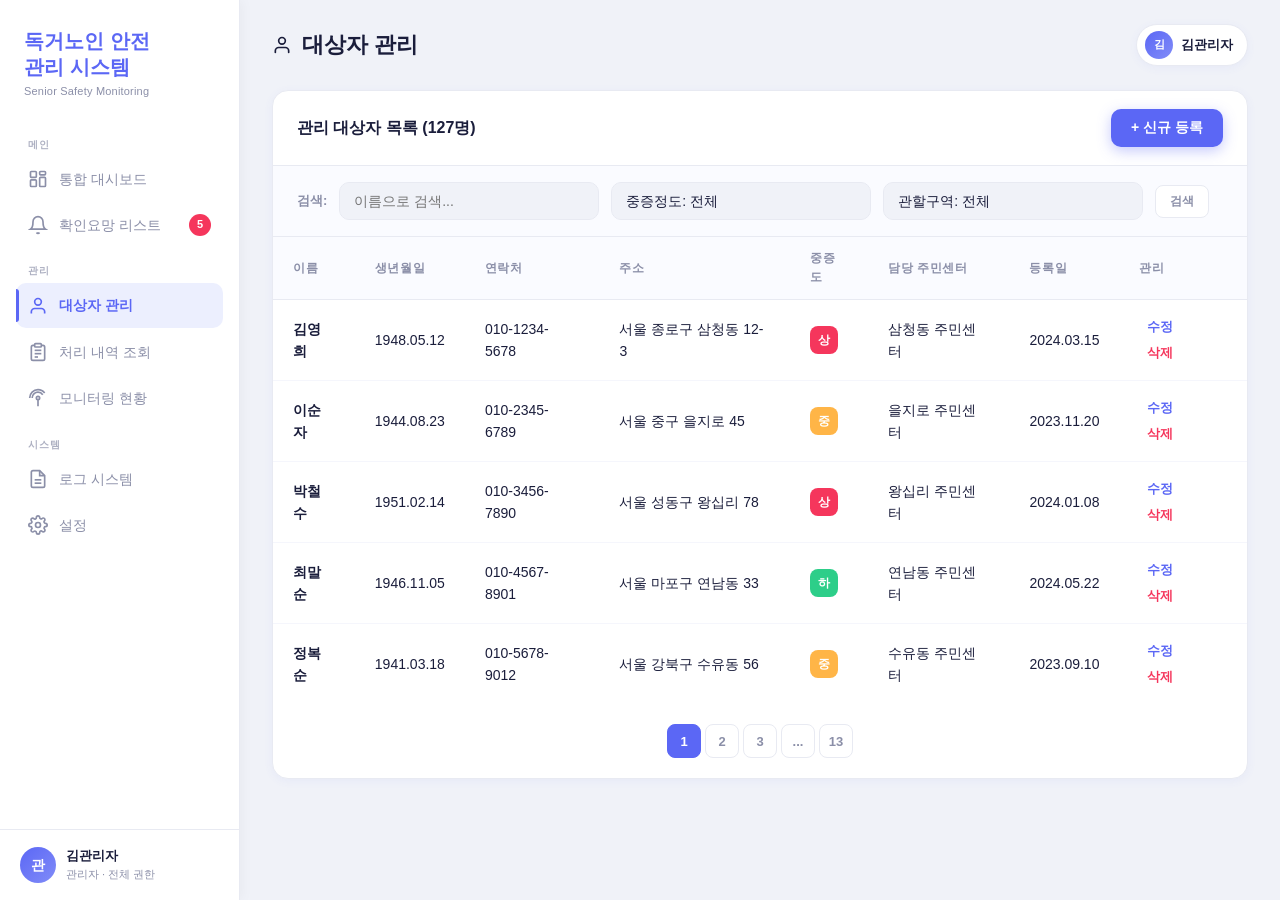
<file: dashboard/seniors.html>
<!DOCTYPE html>
<html lang="ko">
<head>
    <meta charset="UTF-8">
    <meta name="viewport" content="width=device-width, initial-scale=1.0">
    <title>대상자 관리 - 독거노인 안전 관리 시스템</title>
    <link rel="stylesheet" href="common.css">
</head>
<body>
    <!-- Sidebar -->
    <nav class="sidebar">
        <div class="sidebar-header">
            <h1>독거노인 안전<br>관리 시스템</h1>
            <p>Senior Safety Monitoring</p>
        </div>
        <div class="sidebar-nav">
            <div class="nav-group">
                <div class="nav-group-label">메인</div>
                <a class="nav-item" href="index.html"><span class="icon"><svg width="20" height="20" fill="none" stroke="white" stroke-width="2" viewBox="0 0 24 24"><rect x="3" y="3" width="7" height="7" rx="1"/><rect x="14" y="3" width="7" height="4" rx="1"/><rect x="14" y="10" width="7" height="11" rx="1"/><rect x="3" y="13" width="7" height="8" rx="1"/></svg></span> 통합 대시보드</a>
                <a class="nav-item" href="alert-list.html"><span class="icon"><svg width="20" height="20" fill="none" stroke="white" stroke-width="2" viewBox="0 0 24 24"><path d="M18 8A6 6 0 0 0 6 8c0 7-3 9-3 9h18s-3-2-3-9"/><path d="M13.73 21a2 2 0 0 1-3.46 0"/></svg></span> 확인요망 리스트<span class="badge">5</span></a>
            </div>
            <div class="nav-group">
                <div class="nav-group-label">관리</div>
                <a class="nav-item active" href="seniors.html"><span class="icon"><svg width="20" height="20" fill="none" stroke="white" stroke-width="2" viewBox="0 0 24 24"><path d="M20 21v-2a4 4 0 0 0-4-4H8a4 4 0 0 0-4 4v2"/><circle cx="12" cy="7" r="4"/></svg></span> 대상자 관리</a>
                <a class="nav-item" href="history.html"><span class="icon"><svg width="20" height="20" fill="none" stroke="white" stroke-width="2" viewBox="0 0 24 24"><path d="M16 4h2a2 2 0 0 1 2 2v14a2 2 0 0 1-2 2H6a2 2 0 0 1-2-2V6a2 2 0 0 1 2-2h2"/><rect x="8" y="2" width="8" height="4" rx="1"/><line x1="8" y1="10" x2="16" y2="10"/><line x1="8" y1="14" x2="16" y2="14"/><line x1="8" y1="18" x2="12" y2="18"/></svg></span> 처리 내역 조회</a>
                <a class="nav-item" href="monitoring.html"><span class="icon"><svg width="20" height="20" fill="none" stroke="white" stroke-width="2" viewBox="0 0 24 24"><path d="M2 12C2 6.5 6.5 2 12 2a10 10 0 0 1 8 4"/><path d="M5 12a7 7 0 0 1 7-7 7 7 0 0 1 5.7 3"/><circle cx="12" cy="12" r="2" fill="white"/><line x1="12" y1="14" x2="12" y2="22"/></svg></span> 모니터링 현황</a>
            </div>
            <div class="nav-group">
                <div class="nav-group-label">시스템</div>
                <a class="nav-item" href="logs.html"><span class="icon"><svg width="20" height="20" fill="none" stroke="white" stroke-width="2" viewBox="0 0 24 24"><path d="M14 2H6a2 2 0 0 0-2 2v16a2 2 0 0 0 2 2h12a2 2 0 0 0 2-2V8z"/><polyline points="14 2 14 8 20 8"/><line x1="8" y1="13" x2="16" y2="13"/><line x1="8" y1="17" x2="16" y2="17"/></svg></span> 로그 시스템</a>
                <a class="nav-item" href="settings.html"><span class="icon"><svg width="20" height="20" fill="none" stroke="white" stroke-width="2" viewBox="0 0 24 24"><circle cx="12" cy="12" r="3"/><path d="M19.4 15a1.65 1.65 0 0 0 .33 1.82l.06.06a2 2 0 0 1 0 2.83 2 2 0 0 1-2.83 0l-.06-.06a1.65 1.65 0 0 0-1.82-.33 1.65 1.65 0 0 0-1 1.51V21a2 2 0 0 1-2 2 2 2 0 0 1-2-2v-.09A1.65 1.65 0 0 0 9 19.4a1.65 1.65 0 0 0-1.82.33l-.06.06a2 2 0 0 1-2.83 0 2 2 0 0 1 0-2.83l.06-.06A1.65 1.65 0 0 0 4.68 15a1.65 1.65 0 0 0-1.51-1H3a2 2 0 0 1-2-2 2 2 0 0 1 2-2h.09A1.65 1.65 0 0 0 4.6 9a1.65 1.65 0 0 0-.33-1.82l-.06-.06a2 2 0 0 1 0-2.83 2 2 0 0 1 2.83 0l.06.06A1.65 1.65 0 0 0 9 4.68a1.65 1.65 0 0 0 1-1.51V3a2 2 0 0 1 2-2 2 2 0 0 1 2 2v.09a1.65 1.65 0 0 0 1 1.51 1.65 1.65 0 0 0 1.82-.33l.06-.06a2 2 0 0 1 2.83 0 2 2 0 0 1 0 2.83l-.06.06A1.65 1.65 0 0 0 19.4 9a1.65 1.65 0 0 0 1.51 1H21a2 2 0 0 1 2 2 2 2 0 0 1-2 2h-.09a1.65 1.65 0 0 0-1.51 1z"/></svg></span> 설정</a>
            </div>
        </div>
        <div class="sidebar-footer">
            <div class="avatar">관</div>
            <div class="user-info">
                <div class="name">김관리자</div>
                <div class="role">관리자 · 전체 권한</div>
            </div>
        </div>
    </nav>

    <!-- Main -->
    <div class="main">
        <div class="topbar">
            <div class="topbar-title"><svg width="20" height="20" fill="none" stroke="currentColor" stroke-width="2" stroke-linecap="round" stroke-linejoin="round" viewBox="0 0 24 24"><path d="M20 21v-2a4 4 0 0 0-4-4H8a4 4 0 0 0-4 4v2"/><circle cx="12" cy="7" r="4"/></svg> 대상자 관리</div>
            <div class="topbar-right">
                <div class="topbar-user"><div class="avatar">김</div> 김관리자</div>
            </div>
        </div>
        <div class="content">
            <div class="section-card">
                <div class="section-header">
                    <h2>관리 대상자 목록 (127명)</h2>
                    <button class="btn btn-primary" onclick="openRegisterModal()">+ 신규 등록</button>
                </div>
                <!-- Search/Filter Bar -->
                <div class="search-bar">
                    <span class="filter-label">검색:</span>
                    <input type="text" placeholder="이름으로 검색...">
                    <select>
                        <option>중증정도: 전체</option>
                        <option>상</option>
                        <option>중</option>
                        <option>하</option>
                    </select>
                    <select>
                        <option>관할구역: 전체</option>
                        <option>종로구</option>
                        <option>중구</option>
                        <option>성동구</option>
                        <option>마포구</option>
                        <option>강북구</option>
                    </select>
                    <button class="btn btn-outline btn-sm">검색</button>
                </div>
                <table>
                    <thead>
                        <tr>
                            <th>이름</th>
                            <th>생년월일</th>
                            <th>연락처</th>
                            <th>주소</th>
                            <th>중증도</th>
                            <th>담당 주민센터</th>
                            <th>등록일</th>
                            <th>관리</th>
                        </tr>
                    </thead>
                    <tbody>
                        <tr>
                            <td><strong>김영희</strong></td>
                            <td>1948.05.12</td>
                            <td>010-1234-5678</td>
                            <td>서울 종로구 삼청동 12-3</td>
                            <td><span class="severity-badge high">상</span></td>
                            <td>삼청동 주민센터</td>
                            <td>2024.03.15</td>
                            <td>
                                <button class="btn-text" onclick="openRegisterModal()">수정</button>
                                <button class="btn-text danger">삭제</button>
                            </td>
                        </tr>
                        <tr>
                            <td><strong>이순자</strong></td>
                            <td>1944.08.23</td>
                            <td>010-2345-6789</td>
                            <td>서울 중구 을지로 45</td>
                            <td><span class="severity-badge mid">중</span></td>
                            <td>을지로 주민센터</td>
                            <td>2023.11.20</td>
                            <td>
                                <button class="btn-text" onclick="openRegisterModal()">수정</button>
                                <button class="btn-text danger">삭제</button>
                            </td>
                        </tr>
                        <tr>
                            <td><strong>박철수</strong></td>
                            <td>1951.02.14</td>
                            <td>010-3456-7890</td>
                            <td>서울 성동구 왕십리 78</td>
                            <td><span class="severity-badge high">상</span></td>
                            <td>왕십리 주민센터</td>
                            <td>2024.01.08</td>
                            <td>
                                <button class="btn-text" onclick="openRegisterModal()">수정</button>
                                <button class="btn-text danger">삭제</button>
                            </td>
                        </tr>
                        <tr>
                            <td><strong>최말순</strong></td>
                            <td>1946.11.05</td>
                            <td>010-4567-8901</td>
                            <td>서울 마포구 연남동 33</td>
                            <td><span class="severity-badge low">하</span></td>
                            <td>연남동 주민센터</td>
                            <td>2024.05.22</td>
                            <td>
                                <button class="btn-text" onclick="openRegisterModal()">수정</button>
                                <button class="btn-text danger">삭제</button>
                            </td>
                        </tr>
                        <tr>
                            <td><strong>정복순</strong></td>
                            <td>1941.03.18</td>
                            <td>010-5678-9012</td>
                            <td>서울 강북구 수유동 56</td>
                            <td><span class="severity-badge mid">중</span></td>
                            <td>수유동 주민센터</td>
                            <td>2023.09.10</td>
                            <td>
                                <button class="btn-text" onclick="openRegisterModal()">수정</button>
                                <button class="btn-text danger">삭제</button>
                            </td>
                        </tr>
                    </tbody>
                </table>
                <div class="pagination">
                    <button class="active">1</button>
                    <button>2</button>
                    <button>3</button>
                    <button>...</button>
                    <button>13</button>
                </div>
            </div>
        </div>
    </div>

    <!-- Register/Edit Modal -->
    <div class="modal-overlay" id="registerModal">
        <div class="modal">
            <div class="modal-header">
                <h3>대상자 신규 등록</h3>
                <button class="modal-close" onclick="closeRegisterModal()">✕</button>
            </div>
            <div class="modal-body">
                <div class="form-grid">
                    <div class="form-group">
                        <label>이름 *</label>
                        <input type="text" placeholder="홍길동">
                    </div>
                    <div class="form-group">
                        <label>생년월일 *</label>
                        <input type="date">
                    </div>
                    <div class="form-group">
                        <label>연락처 *</label>
                        <input type="tel" placeholder="010-0000-0000">
                    </div>
                    <div class="form-group">
                        <label>중증도 *</label>
                        <select>
                            <option value="">선택</option>
                            <option>상</option>
                            <option>중</option>
                            <option>하</option>
                        </select>
                    </div>
                    <div class="form-group form-full">
                        <label>주소 *</label>
                        <input type="text" placeholder="서울특별시 종로구 ...">
                    </div>
                    <div class="form-group">
                        <label>담당 주민센터</label>
                        <input type="text" placeholder="삼청동 주민센터">
                    </div>
                    <div class="form-group">
                        <label>기상 확인 시간대</label>
                        <select>
                            <option>05:00 ~ 10:00 (기본)</option>
                            <option>06:00 ~ 11:00</option>
                            <option>04:00 ~ 09:00</option>
                        </select>
                    </div>
                    <div class="form-group form-full">
                        <label>메모</label>
                        <textarea placeholder="대상자에 대한 특이사항을 기록해주세요..."></textarea>
                    </div>
                </div>
            </div>
            <div class="modal-footer">
                <button class="btn btn-outline" onclick="closeRegisterModal()">취소</button>
                <button class="btn btn-primary" onclick="alert('등록 완료! DB에 저장되었습니다.'); closeRegisterModal();">등록</button>
            </div>
        </div>
    </div>

    <script src="common.js"></script>
    <script>
        function openRegisterModal() { document.getElementById('registerModal').classList.add('active'); }
        function closeRegisterModal() { document.getElementById('registerModal').classList.remove('active'); }
    </script>
</body>
</html>
</file>
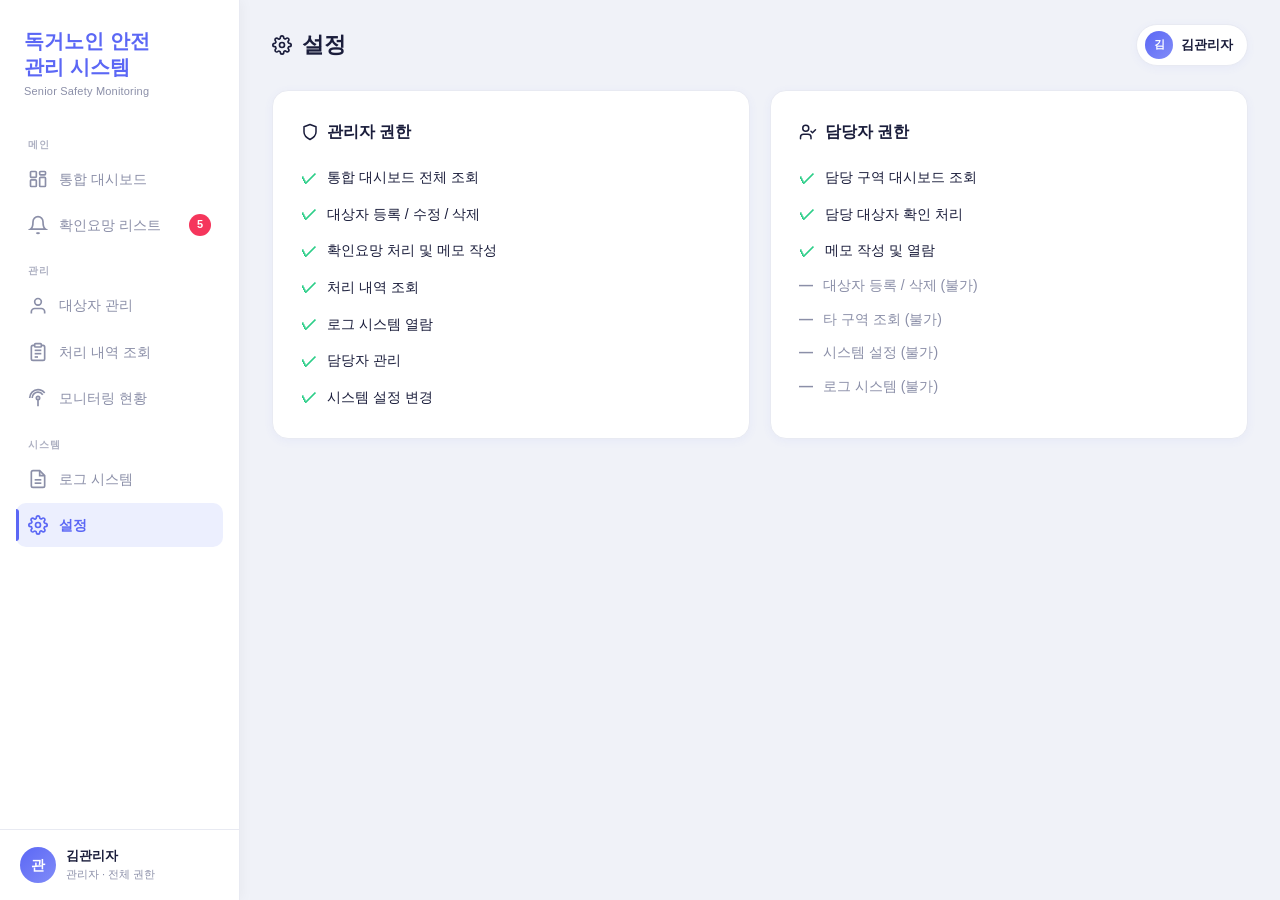
<file: dashboard/settings.html>
<!DOCTYPE html>
<html lang="ko">
<head>
    <meta charset="UTF-8">
    <meta name="viewport" content="width=device-width, initial-scale=1.0">
    <title>설정 - 독거노인 안전 관리 시스템</title>
    <link rel="stylesheet" href="common.css">
</head>
<body>
    <nav class="sidebar">
        <div class="sidebar-header">
            <h1>독거노인 안전<br>관리 시스템</h1>
            <p>Senior Safety Monitoring</p>
        </div>
        <div class="sidebar-nav">
            <div class="nav-group">
                <div class="nav-group-label">메인</div>
                <a class="nav-item" href="index.html"><span class="icon"><svg width="20" height="20" fill="none" stroke="white" stroke-width="2" viewBox="0 0 24 24"><rect x="3" y="3" width="7" height="7" rx="1"/><rect x="14" y="3" width="7" height="4" rx="1"/><rect x="14" y="10" width="7" height="11" rx="1"/><rect x="3" y="13" width="7" height="8" rx="1"/></svg></span> 통합 대시보드</a>
                <a class="nav-item" href="alert-list.html"><span class="icon"><svg width="20" height="20" fill="none" stroke="white" stroke-width="2" viewBox="0 0 24 24"><path d="M18 8A6 6 0 0 0 6 8c0 7-3 9-3 9h18s-3-2-3-9"/><path d="M13.73 21a2 2 0 0 1-3.46 0"/></svg></span> 확인요망 리스트<span class="badge">5</span></a>
            </div>
            <div class="nav-group">
                <div class="nav-group-label">관리</div>
                <a class="nav-item" href="seniors.html"><span class="icon"><svg width="20" height="20" fill="none" stroke="white" stroke-width="2" viewBox="0 0 24 24"><path d="M20 21v-2a4 4 0 0 0-4-4H8a4 4 0 0 0-4 4v2"/><circle cx="12" cy="7" r="4"/></svg></span> 대상자 관리</a>
                <a class="nav-item" href="history.html"><span class="icon"><svg width="20" height="20" fill="none" stroke="white" stroke-width="2" viewBox="0 0 24 24"><path d="M16 4h2a2 2 0 0 1 2 2v14a2 2 0 0 1-2 2H6a2 2 0 0 1-2-2V6a2 2 0 0 1 2-2h2"/><rect x="8" y="2" width="8" height="4" rx="1"/><line x1="8" y1="10" x2="16" y2="10"/><line x1="8" y1="14" x2="16" y2="14"/><line x1="8" y1="18" x2="12" y2="18"/></svg></span> 처리 내역 조회</a>
                <a class="nav-item" href="monitoring.html"><span class="icon"><svg width="20" height="20" fill="none" stroke="white" stroke-width="2" viewBox="0 0 24 24"><path d="M2 12C2 6.5 6.5 2 12 2a10 10 0 0 1 8 4"/><path d="M5 12a7 7 0 0 1 7-7 7 7 0 0 1 5.7 3"/><circle cx="12" cy="12" r="2" fill="white"/><line x1="12" y1="14" x2="12" y2="22"/></svg></span> 모니터링 현황</a>
            </div>
            <div class="nav-group">
                <div class="nav-group-label">시스템</div>
                <a class="nav-item" href="logs.html"><span class="icon"><svg width="20" height="20" fill="none" stroke="white" stroke-width="2" viewBox="0 0 24 24"><path d="M14 2H6a2 2 0 0 0-2 2v16a2 2 0 0 0 2 2h12a2 2 0 0 0 2-2V8z"/><polyline points="14 2 14 8 20 8"/><line x1="8" y1="13" x2="16" y2="13"/><line x1="8" y1="17" x2="16" y2="17"/></svg></span> 로그 시스템</a>
                <a class="nav-item active" href="settings.html"><span class="icon"><svg width="20" height="20" fill="none" stroke="white" stroke-width="2" viewBox="0 0 24 24"><circle cx="12" cy="12" r="3"/><path d="M19.4 15a1.65 1.65 0 0 0 .33 1.82l.06.06a2 2 0 0 1 0 2.83 2 2 0 0 1-2.83 0l-.06-.06a1.65 1.65 0 0 0-1.82-.33 1.65 1.65 0 0 0-1 1.51V21a2 2 0 0 1-2 2 2 2 0 0 1-2-2v-.09A1.65 1.65 0 0 0 9 19.4a1.65 1.65 0 0 0-1.82.33l-.06.06a2 2 0 0 1-2.83 0 2 2 0 0 1 0-2.83l.06-.06A1.65 1.65 0 0 0 4.68 15a1.65 1.65 0 0 0-1.51-1H3a2 2 0 0 1-2-2 2 2 0 0 1 2-2h.09A1.65 1.65 0 0 0 4.6 9a1.65 1.65 0 0 0-.33-1.82l-.06-.06a2 2 0 0 1 0-2.83 2 2 0 0 1 2.83 0l.06.06A1.65 1.65 0 0 0 9 4.68a1.65 1.65 0 0 0 1-1.51V3a2 2 0 0 1 2-2 2 2 0 0 1 2 2v.09a1.65 1.65 0 0 0 1 1.51 1.65 1.65 0 0 0 1.82-.33l.06-.06a2 2 0 0 1 2.83 0 2 2 0 0 1 0 2.83l-.06.06A1.65 1.65 0 0 0 19.4 9a1.65 1.65 0 0 0 1.51 1H21a2 2 0 0 1 2 2 2 2 0 0 1-2 2h-.09a1.65 1.65 0 0 0-1.51 1z"/></svg></span> 설정</a>
            </div>
        </div>
        <div class="sidebar-footer">
            <div class="avatar">관</div>
            <div class="user-info">
                <div class="name">김관리자</div>
                <div class="role">관리자 · 전체 권한</div>
            </div>
        </div>
    </nav>

    <div class="main">
        <div class="topbar">
            <div class="topbar-title"><svg width="20" height="20" fill="none" stroke="currentColor" stroke-width="2" stroke-linecap="round" stroke-linejoin="round" viewBox="0 0 24 24"><circle cx="12" cy="12" r="3"/><path d="M19.4 15a1.65 1.65 0 0 0 .33 1.82l.06.06a2 2 0 0 1 0 2.83 2 2 0 0 1-2.83 0l-.06-.06a1.65 1.65 0 0 0-1.82-.33 1.65 1.65 0 0 0-1 1.51V21a2 2 0 0 1-2 2 2 2 0 0 1-2-2v-.09A1.65 1.65 0 0 0 9 19.4a1.65 1.65 0 0 0-1.82.33l-.06.06a2 2 0 0 1-2.83 0 2 2 0 0 1 0-2.83l.06-.06A1.65 1.65 0 0 0 4.68 15a1.65 1.65 0 0 0-1.51-1H3a2 2 0 0 1-2-2 2 2 0 0 1 2-2h.09A1.65 1.65 0 0 0 4.6 9a1.65 1.65 0 0 0-.33-1.82l-.06-.06a2 2 0 0 1 0-2.83 2 2 0 0 1 2.83 0l.06.06A1.65 1.65 0 0 0 9 4.68a1.65 1.65 0 0 0 1-1.51V3a2 2 0 0 1 2-2 2 2 0 0 1 2 2v.09a1.65 1.65 0 0 0 1 1.51 1.65 1.65 0 0 0 1.82-.33l.06-.06a2 2 0 0 1 2.83 0 2 2 0 0 1 0 2.83l-.06.06A1.65 1.65 0 0 0 19.4 9a1.65 1.65 0 0 0 1.51 1H21a2 2 0 0 1 2 2 2 2 0 0 1-2 2h-.09a1.65 1.65 0 0 0-1.51 1z"/></svg> 설정</div>
            <div class="topbar-right">
                <div class="topbar-user"><div class="avatar">김</div> 김관리자</div>
            </div>
        </div>
        <div class="content">
            <div class="settings-grid">
                <div class="settings-card">
                    <h3><svg width="18" height="18" fill="none" stroke="currentColor" stroke-width="2" stroke-linecap="round" stroke-linejoin="round" viewBox="0 0 24 24"><path d="M12 22s8-4 8-10V5l-8-3-8 3v7c0 6 8 10 8 10z"/></svg> 관리자 권한</h3>
                    <ul class="permission-list">
                        <li><span class="check">✓</span> 통합 대시보드 전체 조회</li>
                        <li><span class="check">✓</span> 대상자 등록 / 수정 / 삭제</li>
                        <li><span class="check">✓</span> 확인요망 처리 및 메모 작성</li>
                        <li><span class="check">✓</span> 처리 내역 조회</li>
                        <li><span class="check">✓</span> 로그 시스템 열람</li>
                        <li><span class="check">✓</span> 담당자 관리</li>
                        <li><span class="check">✓</span> 시스템 설정 변경</li>
                    </ul>
                </div>
                <div class="settings-card">
                    <h3><svg width="18" height="18" fill="none" stroke="currentColor" stroke-width="2" stroke-linecap="round" stroke-linejoin="round" viewBox="0 0 24 24"><path d="M16 21v-2a4 4 0 0 0-4-4H6a4 4 0 0 0-4 4v2"/><circle cx="9" cy="7" r="4"/><polyline points="16 11 18 13 22 9"/></svg> 담당자 권한</h3>
                    <ul class="permission-list">
                        <li><span class="check">✓</span> 담당 구역 대시보드 조회</li>
                        <li><span class="check">✓</span> 담당 대상자 확인 처리</li>
                        <li><span class="check">✓</span> 메모 작성 및 열람</li>
                        <li class="disabled"><span class="uncheck">—</span> 대상자 등록 / 삭제 (불가)</li>
                        <li class="disabled"><span class="uncheck">—</span> 타 구역 조회 (불가)</li>
                        <li class="disabled"><span class="uncheck">—</span> 시스템 설정 (불가)</li>
                        <li class="disabled"><span class="uncheck">—</span> 로그 시스템 (불가)</li>
                    </ul>
                </div>
            </div>
        </div>
    </div>
    <script src="common.js"></script>
</body>
</html>
</file>
<file: server/src/main/resources/static/common.css>
/* ===== 독거노인 안전 관리 시스템 — Design System ===== */

:root {
    --bg-main: #F0F2F8;
    --bg-card: #FFFFFF;
    --sidebar-bg: #FFFFFF;
    --primary: #5B67F5;
    --primary-dark: #4A56E0;
    --primary-light: #ECEFFE;
    --success: #2DCE89;
    --success-light: #D6F5E9;
    --warning: #FFB547;
    --warning-light: #FFF4DC;
    --danger: #F5365C;
    --danger-light: #FFE0E6;
    --text-main: #1A1D3B;
    --text-sub: #8B8FA8;
    --border: #E8EAF2;
    --shadow-sm: 0 2px 10px rgba(91, 103, 245, 0.06);
    --shadow: 0 4px 24px rgba(91, 103, 245, 0.08);
    --shadow-lg: 0 8px 40px rgba(91, 103, 245, 0.12);
}

* { margin: 0; padding: 0; box-sizing: border-box; }

body {
    font-family: 'Pretendard', -apple-system, BlinkMacSystemFont, sans-serif;
    background: var(--bg-main);
    color: var(--text-main);
    font-size: 14px;
    line-height: 1.6;
}

/* ===== SIDEBAR ===== */
.sidebar {
    position: fixed; left: 0; top: 0; bottom: 0; width: 240px;
    background: var(--sidebar-bg);
    border-right: 1px solid var(--border);
    display: flex; flex-direction: column; z-index: 100;
    box-shadow: 2px 0 12px rgba(0, 0, 0, 0.04);
}

.sidebar-header {
    padding: 28px 24px 20px;
}
.sidebar-header h1 {
    font-size: 20px; font-weight: 800; color: var(--primary); line-height: 1.3;
}
.sidebar-header p {
    font-size: 11px; color: var(--text-sub); margin-top: 3px; letter-spacing: 0.2px;
}

.sidebar-nav { flex: 1; padding: 8px 16px; overflow-y: auto; }

.nav-group { margin-bottom: 8px; }
.nav-group-label {
    font-size: 10px; font-weight: 700; letter-spacing: 1px; text-transform: uppercase;
    color: var(--text-sub); padding: 8px 12px 4px; opacity: 0.7;
}

.nav-item {
    display: flex; align-items: center; gap: 11px;
    padding: 11px 12px; border-radius: 10px;
    text-decoration: none; color: var(--text-sub);
    font-size: 14px; font-weight: 500;
    transition: all 0.15s; cursor: pointer; position: relative;
    margin-bottom: 2px;
}
.nav-item:hover {
    background: var(--bg-main);
    color: var(--text-main);
}
.nav-item:hover .icon svg { stroke: var(--text-main); }

.nav-item.active {
    background: var(--primary-light);
    color: var(--primary); font-weight: 700;
}
.nav-item.active::before {
    content: '';
    position: absolute; left: 0; top: 6px; bottom: 6px; width: 3px;
    background: var(--primary); border-radius: 0 3px 3px 0;
}
.nav-item.active .icon svg { stroke: var(--primary); }

/* SVG 아이콘 색상 오버라이드 (HTML에 stroke="white" 하드코딩 대응) */
.nav-item .icon { display: flex; align-items: center; flex-shrink: 0; }
.nav-item .icon svg { stroke: var(--text-sub); transition: stroke 0.15s; }

.nav-item .badge {
    margin-left: auto; background: var(--danger); color: white;
    font-size: 11px; font-weight: 700; padding: 2px 8px; border-radius: 20px;
    min-width: 22px; text-align: center;
}

.sidebar-footer {
    padding: 16px 20px; border-top: 1px solid var(--border);
    display: flex; align-items: center; gap: 10px;
}
.sidebar-footer .avatar {
    width: 36px; height: 36px; border-radius: 50%;
    background: linear-gradient(135deg, var(--primary) 0%, #818CF8 100%);
    display: flex; align-items: center; justify-content: center;
    font-size: 14px; font-weight: 700; color: white; flex-shrink: 0;
}
.sidebar-footer .user-info .name { font-size: 13px; font-weight: 700; color: var(--text-main); }
.sidebar-footer .user-info .role { font-size: 11px; color: var(--text-sub); }

/* ===== MAIN LAYOUT ===== */
.main {
    margin-left: 240px; min-height: 100vh;
    display: flex; flex-direction: column;
}

.topbar {
    padding: 24px 32px 0;
    display: flex; align-items: center; justify-content: space-between;
}
.topbar-title { font-size: 22px; font-weight: 800; color: var(--text-main); display: flex; align-items: center; gap: 10px; }
.topbar-right { display: flex; align-items: center; gap: 14px; }
.date-info { font-size: 13px; color: var(--text-sub); }
.topbar-user {
    display: flex; align-items: center; gap: 8px;
    font-size: 13px; font-weight: 600; color: var(--text-main);
    background: var(--bg-card); border: 1px solid var(--border);
    padding: 6px 14px 6px 8px; border-radius: 24px;
    box-shadow: var(--shadow-sm);
}
.topbar-user .avatar {
    width: 28px; height: 28px; border-radius: 50%;
    background: linear-gradient(135deg, var(--primary) 0%, #818CF8 100%);
    color: white; display: flex; align-items: center; justify-content: center;
    font-size: 11px; font-weight: 700;
}

.content { padding: 24px 32px 40px; display: flex; flex-direction: column; gap: 20px; }

/* ===== STAT CARDS ===== */
.stat-grid {
    display: grid; grid-template-columns: repeat(4, 1fr); gap: 16px;
}
.stat-card {
    background: var(--bg-card); border-radius: 16px;
    padding: 22px 24px; box-shadow: var(--shadow-sm);
    border: 1px solid var(--border);
    transition: all 0.2s;
}
.stat-card.clickable { cursor: pointer; }
.stat-card.clickable:hover {
    box-shadow: var(--shadow);
    border-color: #C7CBF9;
    transform: translateY(-2px);
}
.stat-card .label { font-size: 13px; color: var(--text-sub); font-weight: 500; margin-bottom: 10px; }
.stat-card .value { font-size: 32px; font-weight: 800; color: var(--text-main); line-height: 1; }
.stat-card .value.red { color: var(--danger); }
.stat-card .value.blue { color: var(--primary); }
.stat-card .value.green { color: var(--success); }
.stat-card .sub { font-size: 12px; color: var(--text-sub); margin-top: 8px; }

/* ===== SECTION CARD ===== */
.section-card {
    background: var(--bg-card); border-radius: 16px;
    box-shadow: var(--shadow-sm); border: 1px solid var(--border); overflow: hidden;
}
.section-header {
    padding: 18px 24px; display: flex; align-items: center; justify-content: space-between;
    border-bottom: 1px solid var(--border);
}
.section-header h2 { font-size: 16px; font-weight: 700; color: var(--text-main); display: flex; align-items: center; gap: 8px; }
.section-header p, .total-count { font-size: 13px; color: var(--text-sub); margin-top: 2px; }
.section-header .actions { display: flex; gap: 8px; align-items: center; }

/* ===== TABLE ===== */
table { width: 100%; border-collapse: collapse; }
thead th {
    padding: 12px 20px; font-size: 12px; font-weight: 600; text-transform: uppercase;
    letter-spacing: 0.6px; color: var(--text-sub); text-align: left;
    background: #FAFBFF; border-bottom: 1px solid var(--border);
}
tbody tr { border-bottom: 1px solid #F5F6FC; transition: background 0.1s; }
tbody tr:last-child { border-bottom: none; }
tbody tr:hover { background: #FAFBFF; }
tbody td { padding: 14px 20px; font-size: 14px; color: var(--text-main); vertical-align: middle; }

/* ===== STATUS BADGES ===== */
.badge-status {
    display: inline-flex; align-items: center; gap: 5px;
    padding: 4px 12px; border-radius: 20px; font-size: 12px; font-weight: 600;
}
.badge-status.danger { background: var(--danger-light); color: var(--danger); }
.badge-status.success { background: var(--success-light); color: var(--success); }
.badge-status.warning { background: var(--warning-light); color: var(--warning); }
.badge-status.info { background: var(--primary-light); color: var(--primary); }

.severity-badge {
    display: inline-flex; align-items: center; justify-content: center;
    width: 28px; height: 28px; border-radius: 8px;
    font-size: 12px; font-weight: 700; color: white;
}
.severity-badge.high { background: var(--danger); }
.severity-badge.mid { background: var(--warning); }
.severity-badge.low { background: var(--success); }

/* ===== BUTTONS ===== */
.btn {
    display: inline-flex; align-items: center; justify-content: center; gap: 6px;
    padding: 10px 20px; border-radius: 10px; font-size: 14px; font-weight: 600;
    border: none; cursor: pointer; transition: all 0.15s; text-decoration: none;
    white-space: nowrap; font-family: inherit;
}
.btn-sm { padding: 7px 14px; font-size: 12px; border-radius: 8px; }

.btn-primary {
    background: var(--primary); color: white;
    box-shadow: 0 4px 14px rgba(91, 103, 245, 0.35);
}
.btn-primary:hover {
    background: var(--primary-dark);
    box-shadow: 0 6px 18px rgba(91, 103, 245, 0.45);
    transform: translateY(-1px);
}

.btn-danger { background: var(--danger); color: white; box-shadow: 0 4px 14px rgba(245, 54, 92, 0.25); }
.btn-danger:hover { background: #D42F52; transform: translateY(-1px); }

.btn-success { background: var(--success); color: white; box-shadow: 0 4px 14px rgba(45, 206, 137, 0.3); }
.btn-success:hover { background: #24B576; transform: translateY(-1px); }

.btn-outline {
    background: white; color: var(--text-sub);
    border: 1px solid var(--border);
}
.btn-outline:hover { background: var(--bg-main); color: var(--text-main); border-color: #D0D3EC; }

.btn-text {
    background: none; border: none; cursor: pointer; font-size: 13px;
    font-weight: 600; color: var(--primary); padding: 4px 8px; border-radius: 6px;
    transition: background 0.12s; font-family: inherit;
}
.btn-text:hover { background: var(--primary-light); }
.btn-text.danger { color: var(--danger); }
.btn-text.danger:hover { background: var(--danger-light); }

/* ===== FILTER / SEARCH BAR ===== */
.filter-bar, .search-bar {
    display: flex; align-items: center; gap: 12px; padding: 16px 24px;
    border-bottom: 1px solid var(--border); flex-wrap: wrap;
    background: #FAFBFF;
    justify-content: flex-start;
}
.filter-bar input, .filter-bar select,
.search-bar input, .search-bar select {
    flex: 1; width: auto; min-width: 130px; max-width: 260px;
}
.filter-label { font-size: 13px; font-weight: 600; color: var(--text-sub); flex-shrink: 0; }

.filter-panel { padding: 20px 24px; border-bottom: 1px solid var(--border); background: #FAFBFF; }
.filter-grid {
    display: grid; grid-template-columns: repeat(5, 1fr); gap: 12px; margin-bottom: 14px;
}
.filter-group label { display: block; font-size: 12px; font-weight: 600; color: var(--text-sub); margin-bottom: 5px; }
.filter-actions { display: flex; gap: 8px; justify-content: flex-end; }

/* ===== FORM INPUTS ===== */
input[type="text"],
input[type="date"],
input[type="time"],
input[type="tel"],
select,
textarea {
    background: var(--bg-main); border: 1.5px solid var(--border);
    border-radius: 10px; color: var(--text-main);
    padding: 10px 14px; font-size: 14px; width: 100%;
    font-family: inherit; transition: all 0.15s;
    -webkit-appearance: none; appearance: none;
}
input:focus, select:focus, textarea:focus {
    outline: none; border-color: var(--primary);
    background: white; box-shadow: 0 0 0 3px rgba(91, 103, 245, 0.10);
}
textarea { resize: vertical; min-height: 90px; }

/* ===== FORM LAYOUT ===== */
.form-group { margin-bottom: 16px; }
.form-group label {
    display: block; font-size: 13px; font-weight: 600;
    color: var(--text-main); margin-bottom: 6px;
}
.form-grid { display: grid; grid-template-columns: 1fr 1fr; gap: 14px; }
.form-full { grid-column: 1 / -1; }
.form-row { display: grid; grid-template-columns: 1fr 1fr; gap: 14px; }

/* ===== MODAL ===== */
.modal-overlay {
    display: none; position: fixed; inset: 0;
    background: rgba(26, 29, 59, 0.5); backdrop-filter: blur(4px);
    z-index: 200; justify-content: center; align-items: center;
}
.modal-overlay.active { display: flex; }
.modal {
    background: white; border-radius: 20px; width: 90%; max-width: 660px;
    max-height: 88vh; overflow-y: auto; position: relative;
    box-shadow: 0 24px 64px rgba(91, 103, 245, 0.18);
    display: flex; flex-direction: column;
    border: 1px solid var(--border);
}
.modal-header {
    padding: 22px 28px; border-bottom: 1px solid var(--border);
    display: flex; align-items: center; justify-content: space-between; flex-shrink: 0;
}
.modal-header h3 { font-size: 17px; font-weight: 700; color: var(--text-main); display: flex; align-items: center; gap: 8px; }
.modal-body { padding: 24px 28px; flex: 1; overflow-y: auto; }
.modal-footer {
    padding: 16px 28px; border-top: 1px solid var(--border);
    display: flex; gap: 10px; justify-content: flex-end; flex-shrink: 0;
}
.modal-close {
    background: var(--bg-main); border: 1px solid var(--border); border-radius: 8px;
    width: 32px; height: 32px; font-size: 15px; cursor: pointer;
    color: var(--text-sub); display: flex; align-items: center; justify-content: center;
    transition: all 0.12s;
}
.modal-close:hover { background: var(--border); color: var(--text-main); }

/* ===== DETAIL GRID (modal) ===== */
.detail-grid {
    display: grid; grid-template-columns: 1fr 1fr; gap: 16px; margin-bottom: 24px;
}
.detail-label { font-size: 12px; color: var(--text-sub); font-weight: 500; margin-bottom: 4px; }
.detail-value { font-size: 15px; font-weight: 600; color: var(--text-main); }

/* ===== INFO GRID ===== */
.info-grid { display: grid; grid-template-columns: 1fr 1fr; gap: 16px; margin-bottom: 20px; }
.info-item .info-label { font-size: 12px; color: var(--text-sub); margin-bottom: 4px; }
.info-item .info-value { font-size: 15px; font-weight: 600; color: var(--text-main); }

/* ===== CONTACT LIST (modal) ===== */
.contact-list { list-style: none; display: flex; flex-direction: column; gap: 4px; }
.contact-list li {
    display: flex; flex-direction: column; gap: 2px;
    padding: 10px 12px; border-radius: 10px; cursor: pointer;
    border: 1.5px solid transparent; transition: all 0.12s;
}
.contact-list li:hover { background: var(--bg-main); }
.contact-list li.active { background: var(--primary-light); border-color: #C7CBF9; }
.contact-list li .date { font-size: 13px; font-weight: 700; color: var(--text-main); }
.contact-list li .type { font-size: 12px; color: var(--text-sub); }

/* ===== MEMO BOX ===== */
.memo-box {
    background: var(--bg-main); border: 1.5px solid var(--border); border-radius: 12px;
    padding: 18px; font-size: 14px; color: var(--text-main); line-height: 1.75;
}
.memo-box .memo-title { font-size: 13px; font-weight: 700; color: var(--text-main); margin-bottom: 10px; }
.memo-box .memo-note { margin-top: 10px; font-size: 13px; color: var(--danger); font-weight: 600; }

/* ===== PAGINATION ===== */
.pagination {
    display: flex; justify-content: center; align-items: center; gap: 4px;
    padding: 20px 0;
}
.pagination button {
    width: 34px; height: 34px; border-radius: 8px; border: 1.5px solid var(--border);
    background: white; color: var(--text-sub); font-size: 13px; font-weight: 600;
    cursor: pointer; transition: all 0.12s; font-family: inherit;
}
.pagination button:hover { background: var(--bg-main); color: var(--text-main); }
.pagination button.active { background: var(--primary); color: white; border-color: var(--primary); }

/* ===== EMPTY STATE ===== */
.empty-state {
    text-align: center; padding: 64px 24px; color: var(--text-sub);
}
.empty-icon {
    width: 68px; height: 68px; border-radius: 18px;
    background: var(--primary-light); color: var(--primary);
    display: flex; align-items: center; justify-content: center;
    margin: 0 auto 20px;
}
.empty-state h3 { font-size: 16px; font-weight: 700; color: var(--text-main); margin-bottom: 8px; }
.empty-state p { font-size: 14px; margin-bottom: 20px; max-width: 420px; margin-left: auto; margin-right: auto; }

/* ===== STATUS / LIVE ===== */
.demo-badge {
    display: inline-flex; padding: 5px 12px; border-radius: 20px;
    font-size: 11px; font-weight: 700; background: var(--warning-light); color: var(--warning);
}

.status-dot {
    display: inline-block; width: 8px; height: 8px; border-radius: 50%;
    background: var(--success); margin-right: 6px;
    animation: pulse-dot 2s ease-in-out infinite;
}
@keyframes pulse-dot {
    0%, 100% { opacity: 1; } 50% { opacity: 0.45; }
}

.live-badge {
    display: inline-flex; align-items: center; gap: 5px;
    font-size: 12px; font-weight: 700; color: var(--success);
    background: var(--success-light); padding: 4px 12px; border-radius: 20px;
}

/* ===== LOG LIST ===== */
.filter-tabs {
    display: flex; gap: 4px; padding: 14px 20px;
    border-bottom: 1px solid var(--border); background: #FAFBFF;
}
.filter-tabs .tab {
    padding: 7px 16px; font-size: 13px; font-weight: 500; color: var(--text-sub);
    border-radius: 8px; cursor: pointer; transition: all 0.12s;
}
.filter-tabs .tab:hover { color: var(--text-main); background: var(--border); }
.filter-tabs .tab.active {
    background: var(--primary-light); color: var(--primary); font-weight: 700;
}

.log-item {
    display: flex; align-items: center; gap: 16px;
    padding: 13px 24px; border-bottom: 1px solid #F5F6FC; font-size: 13px;
    transition: background 0.1s;
}
.log-item:hover { background: #FAFBFF; }
.log-item:last-child { border-bottom: none; }
.log-time { font-size: 12px; color: var(--text-sub); white-space: nowrap; min-width: 140px; }
.log-type {
    padding: 3px 10px; border-radius: 6px; font-size: 11px; font-weight: 700;
    white-space: nowrap;
}
.log-type.query { background: var(--primary-light); color: var(--primary); }
.log-type.action { background: var(--success-light); color: var(--success); }
.log-type.system { background: #F0F2F8; color: var(--text-sub); }
.log-type.login { background: var(--warning-light); color: var(--warning); }
.log-user { font-weight: 700; color: var(--text-main); white-space: nowrap; min-width: 80px; }
.log-message { color: var(--text-main); flex: 1; }

/* ===== SETTINGS ===== */
.settings-grid { display: grid; grid-template-columns: 1fr 1fr; gap: 20px; }
.settings-card {
    background: var(--bg-card); border-radius: 16px;
    padding: 28px; box-shadow: var(--shadow-sm); border: 1px solid var(--border);
}
.settings-card h3 { font-size: 16px; font-weight: 700; color: var(--text-main); margin-bottom: 20px; display: flex; align-items: center; gap: 8px; }
.permission-list { list-style: none; display: flex; flex-direction: column; gap: 11px; }
.permission-list li { font-size: 14px; color: var(--text-main); display: flex; align-items: center; gap: 10px; }
.permission-list li.disabled { color: var(--text-sub); }
.check { color: var(--success); font-weight: 700; font-size: 16px; }
.uncheck { color: var(--text-sub); font-weight: 700; }

/* ===== TAB NAVIGATION ===== */
.tab-nav { display: flex; border-bottom: 2px solid var(--border); margin-bottom: 20px; }
.tab-btn {
    padding: 11px 18px; font-size: 14px; font-weight: 500; color: var(--text-sub);
    background: none; border: none; cursor: pointer;
    border-bottom: 2px solid transparent; margin-bottom: -2px; transition: all 0.15s;
    font-family: inherit;
}
.tab-btn:hover { color: var(--text-main); }
.tab-btn.active { color: var(--primary); font-weight: 700; border-bottom-color: var(--primary); }

/* ===== HISTORY LIST ===== */
.history-list { display: flex; flex-direction: column; gap: 4px; margin-top: 12px; }
.history-item {
    display: flex; align-items: center; gap: 12px; padding: 10px 12px;
    border-radius: 10px; cursor: pointer; transition: all 0.12s;
    border: 1.5px solid transparent;
}
.history-item:hover { background: var(--bg-main); }
.history-item.active { background: var(--primary-light); border-color: #C7CBF9; }
.history-item .date { font-size: 14px; font-weight: 600; color: var(--text-main); }
.history-item .type { font-size: 12px; color: var(--text-sub); }

/* ===== HAMBURGER & MOBILE DRAWER ===== */
.hamburger {
    display: none;
    align-items: center; justify-content: center;
    width: 38px; height: 38px; border-radius: 10px;
    background: var(--bg-main); border: 1.5px solid var(--border);
    cursor: pointer; color: var(--text-main); flex-shrink: 0;
    transition: background 0.15s;
}
.hamburger:hover { background: var(--border); }

.sidebar-backdrop {
    display: none; position: fixed; inset: 0;
    background: rgba(26, 29, 59, 0.48); backdrop-filter: blur(2px);
    z-index: 99; cursor: pointer;
}
.sidebar-backdrop.active { display: block; }

/* ===== RESPONSIVE — tablet ===== */
@media (max-width: 1200px) {
    .stat-grid { grid-template-columns: repeat(2, 1fr); }
    .filter-grid { grid-template-columns: repeat(3, 1fr); }
}

/* ===== RESPONSIVE — mobile ===== */
@media (max-width: 768px) {
    /* 사이드바 → 슬라이드 드로어 */
    .sidebar {
        width: 260px;
        transform: translateX(-100%);
        transition: transform 0.28s cubic-bezier(0.4, 0, 0.2, 1);
        z-index: 100;
    }
    .sidebar.open {
        transform: translateX(0);
        box-shadow: 6px 0 32px rgba(26, 29, 59, 0.16);
    }

    /* 메인 영역 풀 너비 */
    .main { margin-left: 0; }

    /* 스크롤 잠금 (사이드바 열렸을 때) */
    body.sidebar-is-open { overflow: hidden; }

    /* 햄버거 버튼 표시 */
    .hamburger { display: flex; }

    /* 상단 바: 고정 + 흰 배경 */
    .topbar {
        position: sticky; top: 0; z-index: 50;
        background: white; border-bottom: 1.5px solid var(--border);
        padding: 14px 20px;
        box-shadow: 0 2px 12px rgba(91, 103, 245, 0.06);
    }
    .topbar-title { font-size: 17px; }

    /* 날짜 정보 숨김 */
    .date-info { display: none; }

    /* 콘텐츠 여백 줄이기 */
    .content { padding: 16px 16px 40px; gap: 14px; }

    /* 카드 그리드 */
    .stat-grid { grid-template-columns: 1fr 1fr; gap: 12px; }

    /* 2열 그리드 → 1열 */
    .detail-grid,
    .form-grid,
    .settings-grid,
    .info-grid { grid-template-columns: 1fr; }

    /* 필터 그리드 */
    .filter-grid { grid-template-columns: 1fr 1fr; }

    /* 섹션 헤더 세로 정렬 */
    .section-header { flex-wrap: wrap; gap: 10px; }

    /* 모달 여백 */
    .modal { width: 96%; border-radius: 16px; }
    .modal-header, .modal-body, .modal-footer { padding-left: 20px; padding-right: 20px; }

    /* ─── 테이블 → 카드 리스트 변환 ─── */
    .section-card { overflow-x: unset; }
    table, thead, tbody, tr, th, td { display: block; }

    thead { display: none; }

    tbody {
        padding: 12px 16px;
        display: flex; flex-direction: column; gap: 10px;
    }

    tbody tr {
        background: var(--bg-card);
        border: 1.5px solid var(--border);
        border-radius: 14px;
        padding: 0;
        box-shadow: var(--shadow-sm);
        overflow: hidden;
        cursor: pointer;
        transition: box-shadow 0.15s, border-color 0.15s;
    }
    tbody tr:hover { box-shadow: var(--shadow); border-color: #C7CBF9; }
    tbody tr:last-child { border-bottom: 1.5px solid var(--border); }

    /* 첫 번째 셀 — 이름 헤더 영역 */
    tbody td:first-child {
        background: var(--primary-light);
        padding: 12px 16px;
        font-size: 15px; font-weight: 700; color: var(--primary);
        border-bottom: 1px solid var(--border);
        display: flex; align-items: center; gap: 8px;
    }
    tbody td:first-child::before { display: none; }

    /* 중간 셀 — 레이블 + 값 행 */
    tbody td {
        display: flex; align-items: center; gap: 10px;
        padding: 9px 16px; border: none; border-bottom: 1px solid #F5F6FC;
        font-size: 13px; color: var(--text-main);
    }
    tbody td::before {
        content: attr(data-label);
        font-size: 11px; font-weight: 700; color: var(--text-sub);
        text-transform: uppercase; letter-spacing: 0.4px;
        min-width: 56px; flex-shrink: 0;
    }

    /* 액션 셀 (버튼 있는 셀만) */
    tbody td.td-action {
        border-bottom: none;
        justify-content: flex-end;
        padding: 10px 16px;
        background: #FAFBFF;
    }
    tbody td.td-action::before { display: none; }
}

@media (max-width: 480px) {
    .stat-grid { grid-template-columns: 1fr; }
    .filter-grid { grid-template-columns: 1fr; }
    .topbar-title { font-size: 15px; }

    /* 유저 칩 간소화 */
    .topbar-user span:not(.avatar) { display: none; }
    .topbar-user { padding: 4px; border: none; background: none; box-shadow: none; }
    .topbar-user .avatar { width: 34px; height: 34px; font-size: 13px; }

    .content { padding: 12px 12px 40px; gap: 12px; }
    .modal-body { padding: 16px; }
}
</file>
<file: dashboard/common.css>
/* ===== 독거노인 안전 관리 시스템 — Design System ===== */

:root {
    --bg-main: #F0F2F8;
    --bg-card: #FFFFFF;
    --sidebar-bg: #FFFFFF;
    --primary: #5B67F5;
    --primary-dark: #4A56E0;
    --primary-light: #ECEFFE;
    --success: #2DCE89;
    --success-light: #D6F5E9;
    --warning: #FFB547;
    --warning-light: #FFF4DC;
    --danger: #F5365C;
    --danger-light: #FFE0E6;
    --text-main: #1A1D3B;
    --text-sub: #8B8FA8;
    --border: #E8EAF2;
    --shadow-sm: 0 2px 10px rgba(91, 103, 245, 0.06);
    --shadow: 0 4px 24px rgba(91, 103, 245, 0.08);
    --shadow-lg: 0 8px 40px rgba(91, 103, 245, 0.12);
}

* { margin: 0; padding: 0; box-sizing: border-box; }

body {
    font-family: 'Pretendard', -apple-system, BlinkMacSystemFont, sans-serif;
    background: var(--bg-main);
    color: var(--text-main);
    font-size: 14px;
    line-height: 1.6;
}

/* ===== SIDEBAR ===== */
.sidebar {
    position: fixed; left: 0; top: 0; bottom: 0; width: 240px;
    background: var(--sidebar-bg);
    border-right: 1px solid var(--border);
    display: flex; flex-direction: column; z-index: 100;
    box-shadow: 2px 0 12px rgba(0, 0, 0, 0.04);
}

.sidebar-header {
    padding: 28px 24px 20px;
}
.sidebar-header h1 {
    font-size: 20px; font-weight: 800; color: var(--primary); line-height: 1.3;
}
.sidebar-header p {
    font-size: 11px; color: var(--text-sub); margin-top: 3px; letter-spacing: 0.2px;
}

.sidebar-nav { flex: 1; padding: 8px 16px; overflow-y: auto; }

.nav-group { margin-bottom: 8px; }
.nav-group-label {
    font-size: 10px; font-weight: 700; letter-spacing: 1px; text-transform: uppercase;
    color: var(--text-sub); padding: 8px 12px 4px; opacity: 0.7;
}

.nav-item {
    display: flex; align-items: center; gap: 11px;
    padding: 11px 12px; border-radius: 10px;
    text-decoration: none; color: var(--text-sub);
    font-size: 14px; font-weight: 500;
    transition: all 0.15s; cursor: pointer; position: relative;
    margin-bottom: 2px;
}
.nav-item:hover {
    background: var(--bg-main);
    color: var(--text-main);
}
.nav-item:hover .icon svg { stroke: var(--text-main); }

.nav-item.active {
    background: var(--primary-light);
    color: var(--primary); font-weight: 700;
}
.nav-item.active::before {
    content: '';
    position: absolute; left: 0; top: 6px; bottom: 6px; width: 3px;
    background: var(--primary); border-radius: 0 3px 3px 0;
}
.nav-item.active .icon svg { stroke: var(--primary); }

/* SVG 아이콘 색상 오버라이드 (HTML에 stroke="white" 하드코딩 대응) */
.nav-item .icon { display: flex; align-items: center; flex-shrink: 0; }
.nav-item .icon svg { stroke: var(--text-sub); transition: stroke 0.15s; }

.nav-item .badge {
    margin-left: auto; background: var(--danger); color: white;
    font-size: 11px; font-weight: 700; padding: 2px 8px; border-radius: 20px;
    min-width: 22px; text-align: center;
}

.sidebar-footer {
    padding: 16px 20px; border-top: 1px solid var(--border);
    display: flex; align-items: center; gap: 10px;
}
.sidebar-footer .avatar {
    width: 36px; height: 36px; border-radius: 50%;
    background: linear-gradient(135deg, var(--primary) 0%, #818CF8 100%);
    display: flex; align-items: center; justify-content: center;
    font-size: 14px; font-weight: 700; color: white; flex-shrink: 0;
}
.sidebar-footer .user-info .name { font-size: 13px; font-weight: 700; color: var(--text-main); }
.sidebar-footer .user-info .role { font-size: 11px; color: var(--text-sub); }

/* ===== MAIN LAYOUT ===== */
.main {
    margin-left: 240px; min-height: 100vh;
    display: flex; flex-direction: column;
}

.topbar {
    padding: 24px 32px 0;
    display: flex; align-items: center; justify-content: space-between;
}
.topbar-title { font-size: 22px; font-weight: 800; color: var(--text-main); display: flex; align-items: center; gap: 10px; }
.topbar-right { display: flex; align-items: center; gap: 14px; }
.date-info { font-size: 13px; color: var(--text-sub); }
.topbar-user {
    display: flex; align-items: center; gap: 8px;
    font-size: 13px; font-weight: 600; color: var(--text-main);
    background: var(--bg-card); border: 1px solid var(--border);
    padding: 6px 14px 6px 8px; border-radius: 24px;
    box-shadow: var(--shadow-sm);
}
.topbar-user .avatar {
    width: 28px; height: 28px; border-radius: 50%;
    background: linear-gradient(135deg, var(--primary) 0%, #818CF8 100%);
    color: white; display: flex; align-items: center; justify-content: center;
    font-size: 11px; font-weight: 700;
}

.content { padding: 24px 32px 40px; display: flex; flex-direction: column; gap: 20px; }

/* ===== STAT CARDS ===== */
.stat-grid {
    display: grid; grid-template-columns: repeat(4, 1fr); gap: 16px;
}
.stat-card {
    background: var(--bg-card); border-radius: 16px;
    padding: 22px 24px; box-shadow: var(--shadow-sm);
    border: 1px solid var(--border);
    transition: all 0.2s;
}
.stat-card.clickable { cursor: pointer; }
.stat-card.clickable:hover {
    box-shadow: var(--shadow);
    border-color: #C7CBF9;
    transform: translateY(-2px);
}
.stat-card .label { font-size: 13px; color: var(--text-sub); font-weight: 500; margin-bottom: 10px; }
.stat-card .value { font-size: 32px; font-weight: 800; color: var(--text-main); line-height: 1; }
.stat-card .value.red { color: var(--danger); }
.stat-card .value.blue { color: var(--primary); }
.stat-card .value.green { color: var(--success); }
.stat-card .sub { font-size: 12px; color: var(--text-sub); margin-top: 8px; }

/* ===== SECTION CARD ===== */
.section-card {
    background: var(--bg-card); border-radius: 16px;
    box-shadow: var(--shadow-sm); border: 1px solid var(--border); overflow: hidden;
}
.section-header {
    padding: 18px 24px; display: flex; align-items: center; justify-content: space-between;
    border-bottom: 1px solid var(--border);
}
.section-header h2 { font-size: 16px; font-weight: 700; color: var(--text-main); display: flex; align-items: center; gap: 8px; }
.section-header p, .total-count { font-size: 13px; color: var(--text-sub); margin-top: 2px; }
.section-header .actions { display: flex; gap: 8px; align-items: center; }

/* ===== TABLE ===== */
table { width: 100%; border-collapse: collapse; }
thead th {
    padding: 12px 20px; font-size: 12px; font-weight: 600; text-transform: uppercase;
    letter-spacing: 0.6px; color: var(--text-sub); text-align: left;
    background: #FAFBFF; border-bottom: 1px solid var(--border);
}
tbody tr { border-bottom: 1px solid #F5F6FC; transition: background 0.1s; }
tbody tr:last-child { border-bottom: none; }
tbody tr:hover { background: #FAFBFF; }
tbody td { padding: 14px 20px; font-size: 14px; color: var(--text-main); vertical-align: middle; }

/* ===== STATUS BADGES ===== */
.badge-status {
    display: inline-flex; align-items: center; gap: 5px;
    padding: 4px 12px; border-radius: 20px; font-size: 12px; font-weight: 600;
}
.badge-status.danger { background: var(--danger-light); color: var(--danger); }
.badge-status.success { background: var(--success-light); color: var(--success); }
.badge-status.warning { background: var(--warning-light); color: var(--warning); }
.badge-status.info { background: var(--primary-light); color: var(--primary); }

.severity-badge {
    display: inline-flex; align-items: center; justify-content: center;
    width: 28px; height: 28px; border-radius: 8px;
    font-size: 12px; font-weight: 700; color: white;
}
.severity-badge.high { background: var(--danger); }
.severity-badge.mid { background: var(--warning); }
.severity-badge.low { background: var(--success); }

/* ===== BUTTONS ===== */
.btn {
    display: inline-flex; align-items: center; justify-content: center; gap: 6px;
    padding: 10px 20px; border-radius: 10px; font-size: 14px; font-weight: 600;
    border: none; cursor: pointer; transition: all 0.15s; text-decoration: none;
    white-space: nowrap; font-family: inherit;
}
.btn-sm { padding: 7px 14px; font-size: 12px; border-radius: 8px; }

.btn-primary {
    background: var(--primary); color: white;
    box-shadow: 0 4px 14px rgba(91, 103, 245, 0.35);
}
.btn-primary:hover {
    background: var(--primary-dark);
    box-shadow: 0 6px 18px rgba(91, 103, 245, 0.45);
    transform: translateY(-1px);
}

.btn-danger { background: var(--danger); color: white; box-shadow: 0 4px 14px rgba(245, 54, 92, 0.25); }
.btn-danger:hover { background: #D42F52; transform: translateY(-1px); }

.btn-success { background: var(--success); color: white; box-shadow: 0 4px 14px rgba(45, 206, 137, 0.3); }
.btn-success:hover { background: #24B576; transform: translateY(-1px); }

.btn-outline {
    background: white; color: var(--text-sub);
    border: 1px solid var(--border);
}
.btn-outline:hover { background: var(--bg-main); color: var(--text-main); border-color: #D0D3EC; }

.btn-text {
    background: none; border: none; cursor: pointer; font-size: 13px;
    font-weight: 600; color: var(--primary); padding: 4px 8px; border-radius: 6px;
    transition: background 0.12s; font-family: inherit;
}
.btn-text:hover { background: var(--primary-light); }
.btn-text.danger { color: var(--danger); }
.btn-text.danger:hover { background: var(--danger-light); }

/* ===== FILTER / SEARCH BAR ===== */
.filter-bar, .search-bar {
    display: flex; align-items: center; gap: 12px; padding: 16px 24px;
    border-bottom: 1px solid var(--border); flex-wrap: wrap;
    background: #FAFBFF;
    justify-content: flex-start;
}
.filter-bar input, .filter-bar select,
.search-bar input, .search-bar select {
    flex: 1; width: auto; min-width: 130px; max-width: 260px;
}
.filter-label { font-size: 13px; font-weight: 600; color: var(--text-sub); flex-shrink: 0; }

.filter-panel { padding: 20px 24px; border-bottom: 1px solid var(--border); background: #FAFBFF; }
.filter-grid {
    display: grid; grid-template-columns: repeat(5, 1fr); gap: 12px; margin-bottom: 14px;
}
.filter-group label { display: block; font-size: 12px; font-weight: 600; color: var(--text-sub); margin-bottom: 5px; }
.filter-actions { display: flex; gap: 8px; justify-content: flex-end; }

/* ===== FORM INPUTS ===== */
input[type="text"],
input[type="date"],
input[type="time"],
input[type="tel"],
select,
textarea {
    background: var(--bg-main); border: 1.5px solid var(--border);
    border-radius: 10px; color: var(--text-main);
    padding: 10px 14px; font-size: 14px; width: 100%;
    font-family: inherit; transition: all 0.15s;
    -webkit-appearance: none; appearance: none;
}
input:focus, select:focus, textarea:focus {
    outline: none; border-color: var(--primary);
    background: white; box-shadow: 0 0 0 3px rgba(91, 103, 245, 0.10);
}
textarea { resize: vertical; min-height: 90px; }

/* ===== FORM LAYOUT ===== */
.form-group { margin-bottom: 16px; }
.form-group label {
    display: block; font-size: 13px; font-weight: 600;
    color: var(--text-main); margin-bottom: 6px;
}
.form-grid { display: grid; grid-template-columns: 1fr 1fr; gap: 14px; }
.form-full { grid-column: 1 / -1; }
.form-row { display: grid; grid-template-columns: 1fr 1fr; gap: 14px; }

/* ===== MODAL ===== */
.modal-overlay {
    display: none; position: fixed; inset: 0;
    background: rgba(26, 29, 59, 0.5); backdrop-filter: blur(4px);
    z-index: 200; justify-content: center; align-items: center;
}
.modal-overlay.active { display: flex; }
.modal {
    background: white; border-radius: 20px; width: 90%; max-width: 660px;
    max-height: 88vh; overflow-y: auto; position: relative;
    box-shadow: 0 24px 64px rgba(91, 103, 245, 0.18);
    display: flex; flex-direction: column;
    border: 1px solid var(--border);
}
.modal-header {
    padding: 22px 28px; border-bottom: 1px solid var(--border);
    display: flex; align-items: center; justify-content: space-between; flex-shrink: 0;
}
.modal-header h3 { font-size: 17px; font-weight: 700; color: var(--text-main); display: flex; align-items: center; gap: 8px; }
.modal-body { padding: 24px 28px; flex: 1; overflow-y: auto; }
.modal-footer {
    padding: 16px 28px; border-top: 1px solid var(--border);
    display: flex; gap: 10px; justify-content: flex-end; flex-shrink: 0;
}
.modal-close {
    background: var(--bg-main); border: 1px solid var(--border); border-radius: 8px;
    width: 32px; height: 32px; font-size: 15px; cursor: pointer;
    color: var(--text-sub); display: flex; align-items: center; justify-content: center;
    transition: all 0.12s;
}
.modal-close:hover { background: var(--border); color: var(--text-main); }

/* ===== DETAIL GRID (modal) ===== */
.detail-grid {
    display: grid; grid-template-columns: 1fr 1fr; gap: 16px; margin-bottom: 24px;
}
.detail-label { font-size: 12px; color: var(--text-sub); font-weight: 500; margin-bottom: 4px; }
.detail-value { font-size: 15px; font-weight: 600; color: var(--text-main); }

/* ===== INFO GRID ===== */
.info-grid { display: grid; grid-template-columns: 1fr 1fr; gap: 16px; margin-bottom: 20px; }
.info-item .info-label { font-size: 12px; color: var(--text-sub); margin-bottom: 4px; }
.info-item .info-value { font-size: 15px; font-weight: 600; color: var(--text-main); }

/* ===== CONTACT LIST (modal) ===== */
.contact-list { list-style: none; display: flex; flex-direction: column; gap: 4px; }
.contact-list li {
    display: flex; flex-direction: column; gap: 2px;
    padding: 10px 12px; border-radius: 10px; cursor: pointer;
    border: 1.5px solid transparent; transition: all 0.12s;
}
.contact-list li:hover { background: var(--bg-main); }
.contact-list li.active { background: var(--primary-light); border-color: #C7CBF9; }
.contact-list li .date { font-size: 13px; font-weight: 700; color: var(--text-main); }
.contact-list li .type { font-size: 12px; color: var(--text-sub); }

/* ===== MEMO BOX ===== */
.memo-box {
    background: var(--bg-main); border: 1.5px solid var(--border); border-radius: 12px;
    padding: 18px; font-size: 14px; color: var(--text-main); line-height: 1.75;
}
.memo-box .memo-title { font-size: 13px; font-weight: 700; color: var(--text-main); margin-bottom: 10px; }
.memo-box .memo-note { margin-top: 10px; font-size: 13px; color: var(--danger); font-weight: 600; }

/* ===== PAGINATION ===== */
.pagination {
    display: flex; justify-content: center; align-items: center; gap: 4px;
    padding: 20px 0;
}
.pagination button {
    width: 34px; height: 34px; border-radius: 8px; border: 1.5px solid var(--border);
    background: white; color: var(--text-sub); font-size: 13px; font-weight: 600;
    cursor: pointer; transition: all 0.12s; font-family: inherit;
}
.pagination button:hover { background: var(--bg-main); color: var(--text-main); }
.pagination button.active { background: var(--primary); color: white; border-color: var(--primary); }

/* ===== EMPTY STATE ===== */
.empty-state {
    text-align: center; padding: 64px 24px; color: var(--text-sub);
}
.empty-icon {
    width: 68px; height: 68px; border-radius: 18px;
    background: var(--primary-light); color: var(--primary);
    display: flex; align-items: center; justify-content: center;
    margin: 0 auto 20px;
}
.empty-state h3 { font-size: 16px; font-weight: 700; color: var(--text-main); margin-bottom: 8px; }
.empty-state p { font-size: 14px; margin-bottom: 20px; max-width: 420px; margin-left: auto; margin-right: auto; }

/* ===== STATUS / LIVE ===== */
.demo-badge {
    display: inline-flex; padding: 5px 12px; border-radius: 20px;
    font-size: 11px; font-weight: 700; background: var(--warning-light); color: var(--warning);
}

.status-dot {
    display: inline-block; width: 8px; height: 8px; border-radius: 50%;
    background: var(--success); margin-right: 6px;
    animation: pulse-dot 2s ease-in-out infinite;
}
@keyframes pulse-dot {
    0%, 100% { opacity: 1; } 50% { opacity: 0.45; }
}

.live-badge {
    display: inline-flex; align-items: center; gap: 5px;
    font-size: 12px; font-weight: 700; color: var(--success);
    background: var(--success-light); padding: 4px 12px; border-radius: 20px;
}

/* ===== LOG LIST ===== */
.filter-tabs {
    display: flex; gap: 4px; padding: 14px 20px;
    border-bottom: 1px solid var(--border); background: #FAFBFF;
}
.filter-tabs .tab {
    padding: 7px 16px; font-size: 13px; font-weight: 500; color: var(--text-sub);
    border-radius: 8px; cursor: pointer; transition: all 0.12s;
}
.filter-tabs .tab:hover { color: var(--text-main); background: var(--border); }
.filter-tabs .tab.active {
    background: var(--primary-light); color: var(--primary); font-weight: 700;
}

.log-item {
    display: flex; align-items: center; gap: 16px;
    padding: 13px 24px; border-bottom: 1px solid #F5F6FC; font-size: 13px;
    transition: background 0.1s;
}
.log-item:hover { background: #FAFBFF; }
.log-item:last-child { border-bottom: none; }
.log-time { font-size: 12px; color: var(--text-sub); white-space: nowrap; min-width: 140px; }
.log-type {
    padding: 3px 10px; border-radius: 6px; font-size: 11px; font-weight: 700;
    white-space: nowrap;
}
.log-type.query { background: var(--primary-light); color: var(--primary); }
.log-type.action { background: var(--success-light); color: var(--success); }
.log-type.system { background: #F0F2F8; color: var(--text-sub); }
.log-type.login { background: var(--warning-light); color: var(--warning); }
.log-user { font-weight: 700; color: var(--text-main); white-space: nowrap; min-width: 80px; }
.log-message { color: var(--text-main); flex: 1; }

/* ===== SETTINGS ===== */
.settings-grid { display: grid; grid-template-columns: 1fr 1fr; gap: 20px; }
.settings-card {
    background: var(--bg-card); border-radius: 16px;
    padding: 28px; box-shadow: var(--shadow-sm); border: 1px solid var(--border);
}
.settings-card h3 { font-size: 16px; font-weight: 700; color: var(--text-main); margin-bottom: 20px; display: flex; align-items: center; gap: 8px; }
.permission-list { list-style: none; display: flex; flex-direction: column; gap: 11px; }
.permission-list li { font-size: 14px; color: var(--text-main); display: flex; align-items: center; gap: 10px; }
.permission-list li.disabled { color: var(--text-sub); }
.check { color: var(--success); font-weight: 700; font-size: 16px; }
.uncheck { color: var(--text-sub); font-weight: 700; }

/* ===== TAB NAVIGATION ===== */
.tab-nav { display: flex; border-bottom: 2px solid var(--border); margin-bottom: 20px; }
.tab-btn {
    padding: 11px 18px; font-size: 14px; font-weight: 500; color: var(--text-sub);
    background: none; border: none; cursor: pointer;
    border-bottom: 2px solid transparent; margin-bottom: -2px; transition: all 0.15s;
    font-family: inherit;
}
.tab-btn:hover { color: var(--text-main); }
.tab-btn.active { color: var(--primary); font-weight: 700; border-bottom-color: var(--primary); }

/* ===== HISTORY LIST ===== */
.history-list { display: flex; flex-direction: column; gap: 4px; margin-top: 12px; }
.history-item {
    display: flex; align-items: center; gap: 12px; padding: 10px 12px;
    border-radius: 10px; cursor: pointer; transition: all 0.12s;
    border: 1.5px solid transparent;
}
.history-item:hover { background: var(--bg-main); }
.history-item.active { background: var(--primary-light); border-color: #C7CBF9; }
.history-item .date { font-size: 14px; font-weight: 600; color: var(--text-main); }
.history-item .type { font-size: 12px; color: var(--text-sub); }

/* ===== HAMBURGER & MOBILE DRAWER ===== */
.hamburger {
    display: none;
    align-items: center; justify-content: center;
    width: 38px; height: 38px; border-radius: 10px;
    background: var(--bg-main); border: 1.5px solid var(--border);
    cursor: pointer; color: var(--text-main); flex-shrink: 0;
    transition: background 0.15s;
}
.hamburger:hover { background: var(--border); }

.sidebar-backdrop {
    display: none; position: fixed; inset: 0;
    background: rgba(26, 29, 59, 0.48); backdrop-filter: blur(2px);
    z-index: 99; cursor: pointer;
}
.sidebar-backdrop.active { display: block; }

/* ===== RESPONSIVE — tablet ===== */
@media (max-width: 1200px) {
    .stat-grid { grid-template-columns: repeat(2, 1fr); }
    .filter-grid { grid-template-columns: repeat(3, 1fr); }
}

/* ===== RESPONSIVE — mobile ===== */
@media (max-width: 768px) {
    /* 사이드바 → 슬라이드 드로어 */
    .sidebar {
        width: 260px;
        transform: translateX(-100%);
        transition: transform 0.28s cubic-bezier(0.4, 0, 0.2, 1);
        z-index: 100;
    }
    .sidebar.open {
        transform: translateX(0);
        box-shadow: 6px 0 32px rgba(26, 29, 59, 0.16);
    }

    /* 메인 영역 풀 너비 */
    .main { margin-left: 0; }

    /* 스크롤 잠금 (사이드바 열렸을 때) */
    body.sidebar-is-open { overflow: hidden; }

    /* 햄버거 버튼 표시 */
    .hamburger { display: flex; }

    /* 상단 바: 고정 + 흰 배경 */
    .topbar {
        position: sticky; top: 0; z-index: 50;
        background: white; border-bottom: 1.5px solid var(--border);
        padding: 14px 20px;
        box-shadow: 0 2px 12px rgba(91, 103, 245, 0.06);
    }
    .topbar-title { font-size: 17px; }

    /* 날짜 정보 숨김 */
    .date-info { display: none; }

    /* 콘텐츠 여백 줄이기 */
    .content { padding: 16px 16px 40px; gap: 14px; }

    /* 카드 그리드 */
    .stat-grid { grid-template-columns: 1fr 1fr; gap: 12px; }

    /* 2열 그리드 → 1열 */
    .detail-grid,
    .form-grid,
    .settings-grid,
    .info-grid { grid-template-columns: 1fr; }

    /* 필터 그리드 */
    .filter-grid { grid-template-columns: 1fr 1fr; }

    /* 섹션 헤더 세로 정렬 */
    .section-header { flex-wrap: wrap; gap: 10px; }

    /* 모달 여백 */
    .modal { width: 96%; border-radius: 16px; }
    .modal-header, .modal-body, .modal-footer { padding-left: 20px; padding-right: 20px; }

    /* ─── 테이블 → 카드 리스트 변환 ─── */
    .section-card { overflow-x: unset; }
    table, thead, tbody, tr, th, td { display: block; }

    thead { display: none; }

    tbody {
        padding: 12px 16px;
        display: flex; flex-direction: column; gap: 10px;
    }

    tbody tr {
        background: var(--bg-card);
        border: 1.5px solid var(--border);
        border-radius: 14px;
        padding: 0;
        box-shadow: var(--shadow-sm);
        overflow: hidden;
        cursor: pointer;
        transition: box-shadow 0.15s, border-color 0.15s;
    }
    tbody tr:hover { box-shadow: var(--shadow); border-color: #C7CBF9; }
    tbody tr:last-child { border-bottom: 1.5px solid var(--border); }

    /* 첫 번째 셀 — 이름 헤더 영역 */
    tbody td:first-child {
        background: var(--primary-light);
        padding: 12px 16px;
        font-size: 15px; font-weight: 700; color: var(--primary);
        border-bottom: 1px solid var(--border);
        display: flex; align-items: center; gap: 8px;
    }
    tbody td:first-child::before { display: none; }

    /* 중간 셀 — 레이블 + 값 행 */
    tbody td {
        display: flex; align-items: center; gap: 10px;
        padding: 9px 16px; border: none; border-bottom: 1px solid #F5F6FC;
        font-size: 13px; color: var(--text-main);
    }
    tbody td::before {
        content: attr(data-label);
        font-size: 11px; font-weight: 700; color: var(--text-sub);
        text-transform: uppercase; letter-spacing: 0.4px;
        min-width: 56px; flex-shrink: 0;
    }

    /* 액션 셀 (버튼 있는 셀만) */
    tbody td.td-action {
        border-bottom: none;
        justify-content: flex-end;
        padding: 10px 16px;
        background: #FAFBFF;
    }
    tbody td.td-action::before { display: none; }
}

@media (max-width: 480px) {
    .stat-grid { grid-template-columns: 1fr; }
    .filter-grid { grid-template-columns: 1fr; }
    .topbar-title { font-size: 15px; }

    /* 유저 칩 간소화 */
    .topbar-user span:not(.avatar) { display: none; }
    .topbar-user { padding: 4px; border: none; background: none; box-shadow: none; }
    .topbar-user .avatar { width: 34px; height: 34px; font-size: 13px; }

    .content { padding: 12px 12px 40px; gap: 12px; }
    .modal-body { padding: 16px; }
}
</file>
